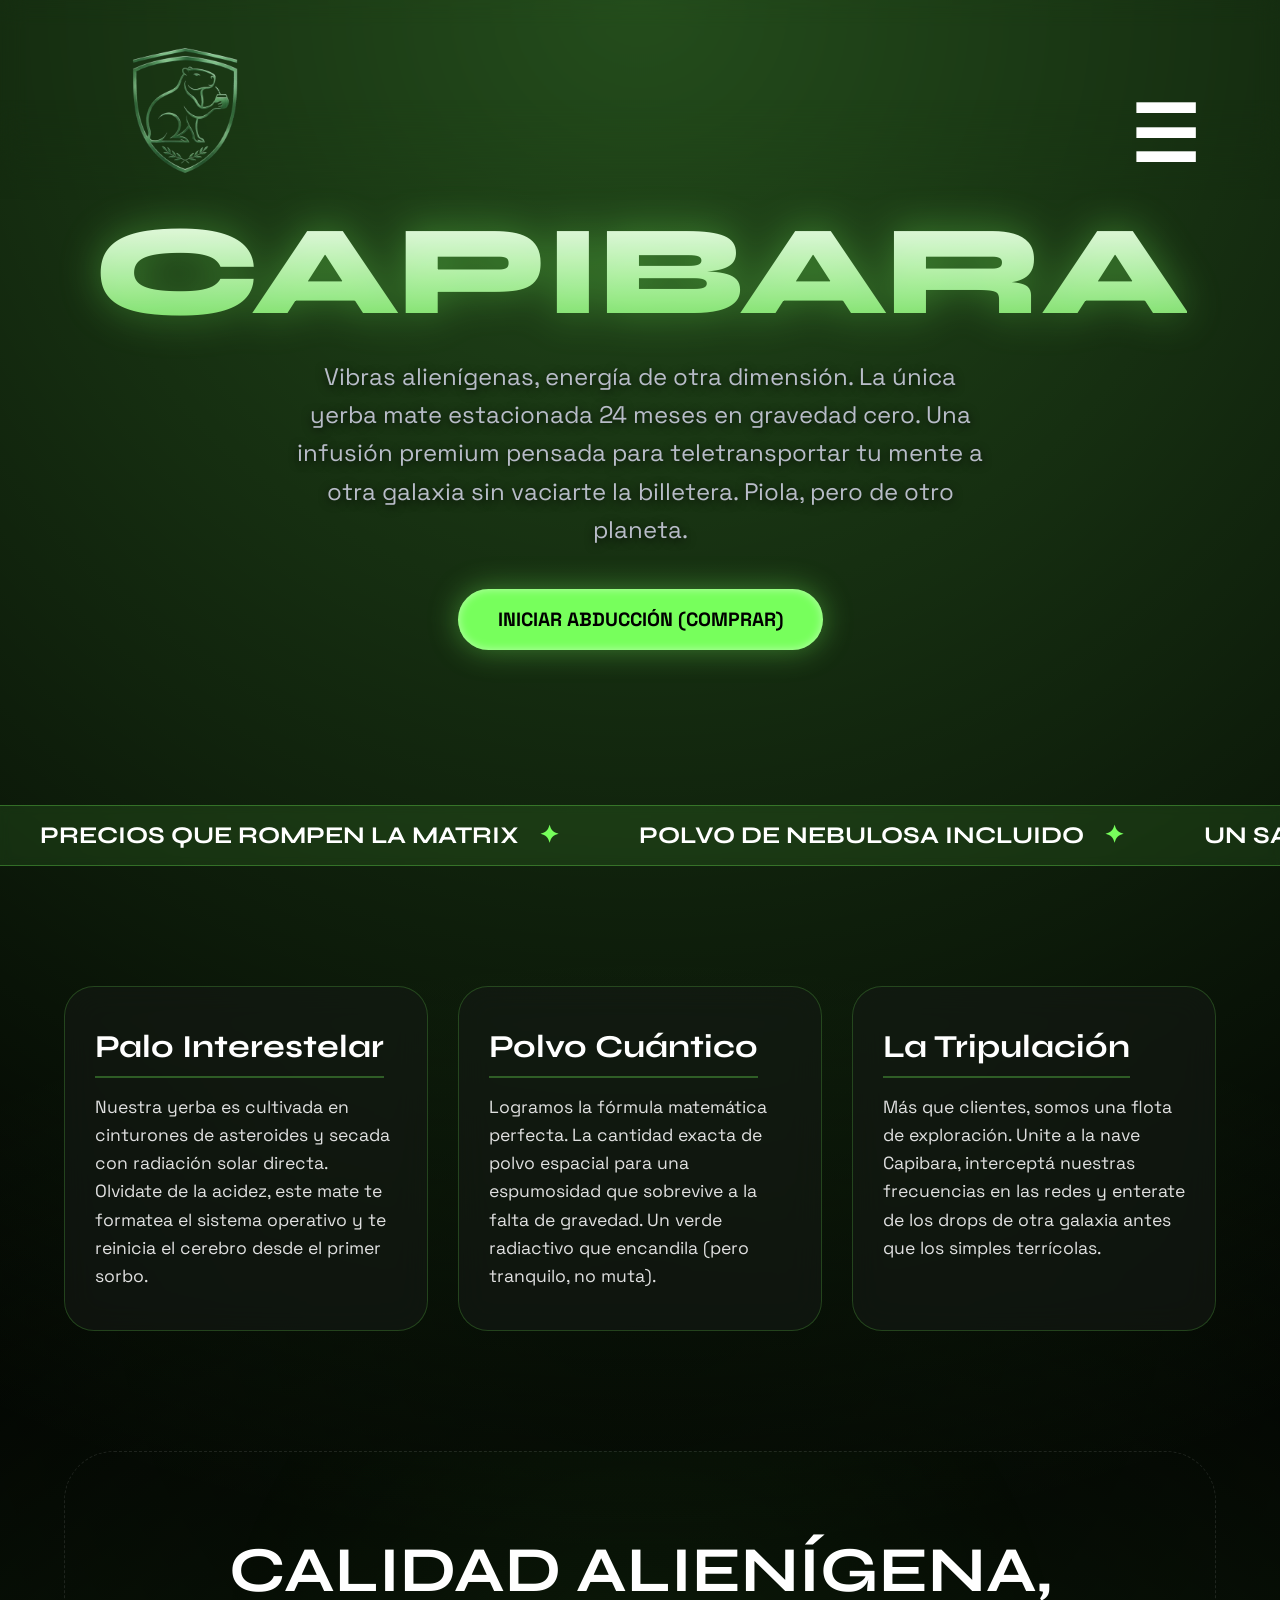
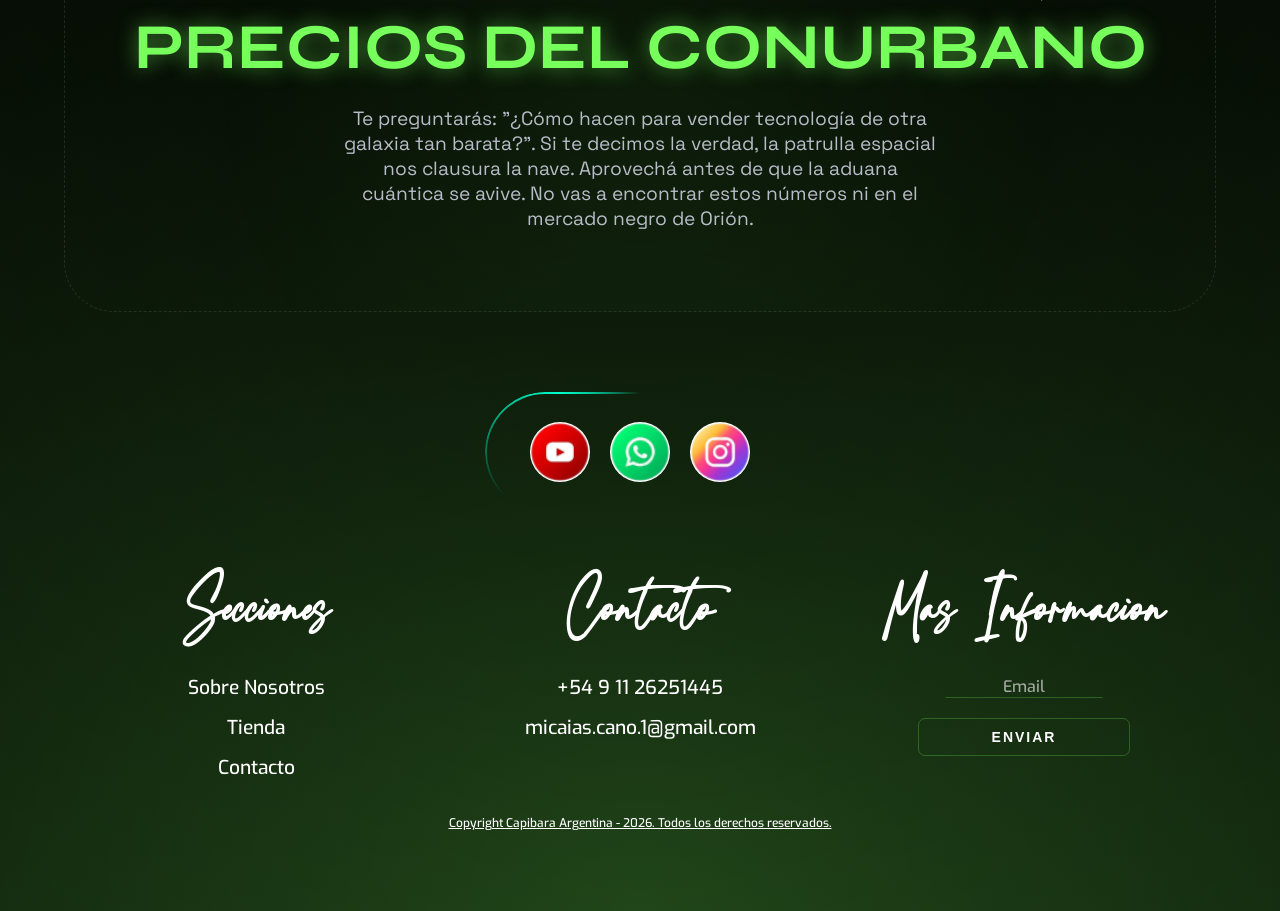
<file: index.html>
<!DOCTYPE html>
<html lang="en">
<head>
    <meta charset="UTF-8">
    <meta name="viewport" content="width=device-width, initial-scale=1.0">
    <meta name="theme-color" content="#003895">
    <meta http-equiv="cache-control" content="no-cache">
    <meta name="robots" content="index, follow">
    <meta name="description" content="Capibara"> 
    <meta name="keywords" content="Capibara"> 
    <meta name="author" conftent="Micaias">
    <meta name="generator" content="Micaias">
    <meta name="copyright" content="Copyright 2026 - Capibara">
    <title>capibara</title>
    <link rel="stylesheet" href="style.css">
</head>
<body>
    <div class="conteiner">
        <header class="header">
            <img src="./assets/LogoCapibaraSF.png" alt="LogoCapibaraSF">
            <div style="display: flex;width: 100%;max-width: 620px;margin: auto;position: relative;"></div>
            <input type="checkbox" id="menu-toggle" class="menu-toggle">
            <label for="menu-toggle" class="hamburger">☰</label>
        </header>
        <nav class="menu">
            <a href="./Sobre Nosotros.html">Sobre Nosotros</a>
            <a href="./tienda.html">Tienda</a>
            <a href="./Contacto.html">Contacto</a>
            <a>
            <input type="checkbox" id="menu-toggle" class="menu-toggle">
            <label for="menu-toggle" class="hamburger">☰</label>
            </a>
        </nav>


        <div class="scroll-fade-overlay"></div>
<main>
<!-- HERO SECTION -->
    <section class="hero-capibara">
        <h1>CAPIBARA</h1>
        <p>Vibras alienígenas, energía de otra dimensión. La única yerba mate estacionada 24 meses en gravedad cero. Una infusión premium pensada para teletransportar tu mente a otra galaxia sin vaciarte la billetera. Piola, pero de otro planeta.</p>
        <a href="./tienda.html" class="btn-cta-yerba">Iniciar Abducción (Comprar)</a>
    </section>

    <!-- MARQUESINA INFINITA -->
    <div class="marquee-container">
        <div class="marquee-content">
            <!-- Duplicamos el contenido para el efecto infinito -->
            <span>PRECIOS QUE ROMPEN LA MATRIX</span>
            <span>POLVO DE NEBULOSA INCLUIDO</span>
            <span>UN SABOR QUE DESAFÍA LA GRAVEDAD</span>
            <span>COSECHA INTERGALÁCTICA</span>
            <span>PRECIOS QUE ROMPEN LA MATRIX</span>
            <span>POLVO DE NEBULOSA INCLUIDO</span>
            <span>UN SABOR QUE DESAFÍA LA GRAVEDAD</span>
            <span>COSECHA INTERGALÁCTICA</span>
        </div>
    </div>

    <!-- CARACTERÍSTICAS FLASHEADAS -->
    <section class="yerba-features">
        <div class="card-mistica">
            <h3>Palo Interestelar</h3>
            <p>Nuestra yerba es cultivada en cinturones de asteroides y secada con radiación solar directa. Olvidate de la acidez, este mate te formatea el sistema operativo y te reinicia el cerebro desde el primer sorbo.</p>
        </div>
        <div class="card-mistica">
            <h3>Polvo Cuántico</h3>
            <p>Logramos la fórmula matemática perfecta. La cantidad exacta de polvo espacial para una espumosidad que sobrevive a la falta de gravedad. Un verde radiactivo que encandila (pero tranquilo, no muta).</p>
        </div>
        <div class="card-mistica">
            <h3>La Tripulación</h3>
            <p>Más que clientes, somos una flota de exploración. Unite a la nave Capibara, interceptá nuestras frecuencias en las redes y enterate de los drops de otra galaxia antes que los simples terrícolas.</p>
        </div>
    </section>

    <!-- SECCIÓN DE PRECIOS -->
    <section class="price-matrix">
        <h2>CALIDAD ALIENÍGENA, <br><span class="highlight">PRECIOS DEL CONURBANO</span></h2>
        <p style="max-width: 600px; margin: 0 auto; font-family: 'Space Grotesk'; font-size: 1.2rem; color: #b8bcc8;">
            Te preguntarás: "¿Cómo hacen para vender tecnología de otra galaxia tan barata?". Si te decimos la verdad, la patrulla espacial nos clausura la nave. Aprovechá antes de que la aduana cuántica se avive. No vas a encontrar estos números ni en el mercado negro de Orión.
        </p>
    </section>
</main>        <footer>
            <div class="redes">
                <a href="#"><img src="./assets/yt.png" alt="yt"></a>
                <a href="#"><img src="./assets/wtsap.png" alt="wtsp"></a>
                <a href="#"><img src="./assets/ig.png" alt="ig"></a>
            </div>
        <section class="SCN">
            <div class="secciones">
                <h3>Secciones</h3>
                <a href="./Sobre Nosotros.html">Sobre Nosotros</a>
                <a href="./tienda.html">Tienda</a>
                <a href="./Contacto.html">Contacto</a>
            </div>
            <div class="contacto">
                <h3>Contacto</h3>
                <a href="#">+54 9 11 26251445</a>
                <a href="#">micaias.cano.1@gmail.com</a>
            </div>
            <div class="newsletter">
                <h3>Mas Informacion</h3>
                <form id="newsletter-form" class="form">
                    <div class="inputbox"> 
                        <input type="text" placeholder="Email">
                        <span></span>
                    </div>
                    <button type="submit">Enviar</button>
                </form>
            </div>
            
        </section>
        <div class="mediosDePago" style="display: none;" ></div>
        <div class="copyright"><a href="#">Copyright Capibara Argentina - 2026. Todos los derechos reservados.</a></div>
    </footer>
    <article id="wrap">
        <article id="lightings">
            <section id="one">
                <section id="two">
                        <section id="three">
                        <section id="four">
                            <section id="five">
                            <!-- El centro del resplandor -->
                            </section>
                        </section>
                    </section>
                </section>
                </section>
            </article>
        </article>
        <script src="script.js"></script>
    <style>
    /* =========================================================
       ESTILOS EXCLUSIVOS DEL INDEX (FLASHEADOS Y ELEGANTES)
       ========================================================= */
       @font-face {
  font-family: 'Syne';
  src: url('./assets/Syne-Bold.ttf') format('truetype');
  font-weight: 700;
  font-style: normal;
  font-display: swap;
}

@font-face {
  font-family: 'Syne';
  src: url('./assets/Syne-ExtraBold.ttf') format('truetype');
  font-weight: 800;
  font-style: normal;
  font-display: swap;
}

@font-face {
  font-family: 'Space Grotesk';
  src: url('./assets/SpaceGrotesk-Regular.ttf') format('truetype');
  font-weight: 400;
  font-style: normal;
  font-display: swap;
}

@font-face {
  font-family: 'Space Grotesk';
  src: url('./assets/SpaceGrotesk-Bold.ttf') format('truetype');
  font-weight: 700;
  font-style: normal;
  font-display: swap;
}
    .hero-capibara {
        display: flex;
        flex-direction: column;
        align-items: center;
        justify-content: center;
        text-align: center;
        min-height: 85vh;
        padding: 0 20px;
        position: relative;
        z-index: 5;
    }

    .hero-capibara h1 {
        /* Usando Syne para el título principal */
        font-family: 'Syne', sans-serif;
        font-size: clamp(4rem, 10vw, 8rem);
        font-weight: 800;
        margin-bottom: 10px;
        background: linear-gradient(180deg, #FFFFFF 0%, rgba(119, 255, 92, 0.8) 100%);
        -webkit-background-clip: text;
        -webkit-text-fill-color: transparent;
        filter: drop-shadow(0px 0px 20px rgba(119, 255, 92, 0.4));
        letter-spacing: -2px;
        animation: floatTitle 4s ease-in-out infinite;
    }

    .hero-capibara p {
        font-family: 'Space Grotesk', sans-serif;
        font-size: clamp(1.2rem, 2vw, 1.5rem);
        max-width: 700px;
        color: var(--muted, #b8bcc8);
        margin-bottom: 40px;
        line-height: 1.6;
        text-shadow: 0 2px 10px rgba(0,0,0,0.8);
    }

    .btn-cta-yerba {
        padding: 18px 40px;
        font-family: 'Space Grotesk', sans-serif;
        font-size: 1.2rem;
        font-weight: 700;
        text-transform: uppercase;
        color: #000;
        background: #77FF5C;
        border-radius: 50px;
        text-decoration: none;
        box-shadow: 0 0 30px rgba(119, 255, 92, 0.4), inset 0 0 10px rgba(255,255,255,0.5);
        transition: all 0.3s cubic-bezier(0.175, 0.885, 0.32, 1.275);
    }

    .btn-cta-yerba:hover {
        transform: scale(1.05) translateY(-5px);
        box-shadow: 0 15px 40px rgba(119, 255, 92, 0.6), inset 0 0 15px rgba(255,255,255,0.8);
        letter-spacing: 2px;
    }

    /* Marquesina Infinita */
    .marquee-container {
        width: 100vw;
        overflow: hidden;
        background: rgba(119, 255, 92, 0.1);
        border-top: 1px solid rgba(119, 255, 92, 0.3);
        border-bottom: 1px solid rgba(119, 255, 92, 0.3);
        padding: 15px 0;
        position: relative;
        left: 50%;
        transform: translateX(-50%);
        backdrop-filter: blur(5px);
        margin-bottom: 80px;
    }

    .marquee-content {
        display: flex;
        width: max-content;
        animation: scrollMarquee 20s linear infinite;
        font-family: 'Syne', sans-serif;
        font-size: 1.5rem;
        color: white;
        font-weight: 700;
        text-transform: uppercase;
    }

    .marquee-content span {
        margin: 0 40px;
        display: flex;
        align-items: center;
        gap: 20px;
    }
    
    .marquee-content span::after {
        content: "✦";
        color: #77FF5C;
    }

    /* Sección de Características */
    .yerba-features {
        display: grid;
        grid-template-columns: repeat(auto-fit, minmax(300px, 1fr));
        gap: 30px;
        padding: 40px 0;
        max-width: 1200px;
        margin: 0 auto 80px auto;
        position: relative;
        z-index: 5;
    }

    .card-mistica {
        background: rgba(20, 25, 20, 0.6);
        border: 1px solid rgba(119, 255, 92, 0.2);
        border-radius: 30px;
        padding: 40px 30px;
        backdrop-filter: blur(16px);
        -webkit-backdrop-filter: blur(16px);
        transition: all 0.4s ease;
        position: relative;
        overflow: hidden;
    }

    .card-mistica::before {
        content: '';
        position: absolute;
        top: -50%;
        left: -50%;
        width: 200%;
        height: 200%;
        background: radial-gradient(circle, rgba(119, 255, 92, 0.1) 0%, transparent 60%);
        opacity: 0;
        transition: opacity 0.5s ease;
        pointer-events: none;
    }

    .card-mistica:hover {
        transform: translateY(-10px);
        border-color: rgba(119, 255, 92, 0.6);
        box-shadow: 0 20px 50px rgba(0, 0, 0, 0.5), 0 0 30px rgba(119, 255, 92, 0.15);
    }

    .card-mistica:hover::before {
        opacity: 1;
        animation: rotateGlow 10s linear infinite;
    }

    .card-mistica h3 {
        font-family: 'Syne', sans-serif;
        font-size: 2rem;
        color: #fff;
        margin-bottom: 15px;
        border-bottom: 2px solid rgba(119, 255, 92, 0.3);
        padding-bottom: 10px;
        display: inline-block;
    }

    .card-mistica p {
        font-family: 'Space Grotesk', sans-serif;
        color: #e0e0e0;
        font-size: 1.1rem;
        line-height: 1.6;
    }

    /* Sección de Precios Rotos */
    .price-matrix {
        text-align: center;
        padding: 80px 20px;
        background: radial-gradient(circle at center, rgba(119, 255, 92, 0.05) 0%, transparent 70%);
        border-radius: 50px;
        margin-bottom: 80px;
        border: 1px dashed rgba(255,255,255,0.1);
    }

    .price-matrix h2 {
        font-family: 'Syne', sans-serif;
        font-size: clamp(2.5rem, 5vw, 4rem);
        color: white;
        margin-bottom: 20px;
    }

    .price-matrix .highlight {
        color: #77FF5C;
        text-shadow: 0 0 20px rgba(119, 255, 92, 0.5);
    }

    /* Animaciones */
    @keyframes floatTitle {
        0%, 100% { transform: translateY(0); }
        50% { transform: translateY(-10px); }
    }

    @keyframes scrollMarquee {
        0% { transform: translateX(0); }
        100% { transform: translateX(-50%); }
    }

    @keyframes rotateGlow {
        0% { transform: rotate(0deg); }
        100% { transform: rotate(360deg); }
    }
    @media (max-width: 557.8px) {
    
    /* 1. HERO SECTION */
    .hero-capibara {
        min-height: 70vh; /* Ocupa un poco menos de alto para que se vea que hay más contenido abajo */
        padding: 40px 15px 0px;
    }

    .hero-capibara h1 {
        /* Ajustamos el clamp para que entre bien en pantallas finitas sin desbordar */
        font-size: clamp(1.5rem, 15vw, 2.3rem);
        line-height: 1;
        margin-bottom: 15px;
    }

    .hero-capibara p {
        font-size: 1rem;
        margin-bottom: 30px;
        text-shadow: 0 2px 5px rgba(0,0,0,0.9); /* Sombra más fuerte para mejor lectura en móvil */
    }

    .btn-cta-yerba {
        padding: 15px 25px;
        font-size: 0.95rem;
        width: 90%; /* En móvil queda mejor un botón ancho que ocupe casi toda la pantalla */
        text-align: center;
    }

    /* 2. MARQUESINA (Buscamos que no se vea gigante) */
    .marquee-container {
        margin-bottom: 50px; /* Menos margen en celular */
        padding: 10px 0;
    }

    .marquee-content {
        font-size: 1.1rem;
    }

    .marquee-content span {
        margin: 0 20px; /* Menos espacio entre frases para que se lean más rápido */
        gap: 15px;
    }

    /* 3. CARACTERÍSTICAS (Las tarjetas místicas) */
    .yerba-features {
        /* Forzamos 1 sola columna en vez del grid automático */
        grid-template-columns: 1fr;
        gap: 20px;
        padding: 0 15px;
        margin-bottom: 50px;
    }

    .card-mistica {
        padding: 25px 20px;
        border-radius: 20px;
    }

    .card-mistica h3 {
        font-size: 1.5rem;
    }

    .card-mistica p {
        font-size: 0.95rem;
    }

    /* 4. SECCIÓN DE PRECIOS */
    .price-matrix {
        padding: 40px 15px;
        margin: 0 15px 50px 15px;
        border-radius: 25px;
    }

    .price-matrix h2 {
        font-size: clamp(1.8rem, 8vw, 2.2rem);
        line-height: 1.1;
    }

    .price-matrix p {
        font-size: 0.95rem;
        line-height: 1.5;
    }

    /* 5. ESTADO VACÍO (Buscador) */
    #emptyState {
        font-size: 1.1rem !important;
        padding: 0 15px;
        margin-top: 40px;
    }
}
</style>

</body>
</html>
</file>
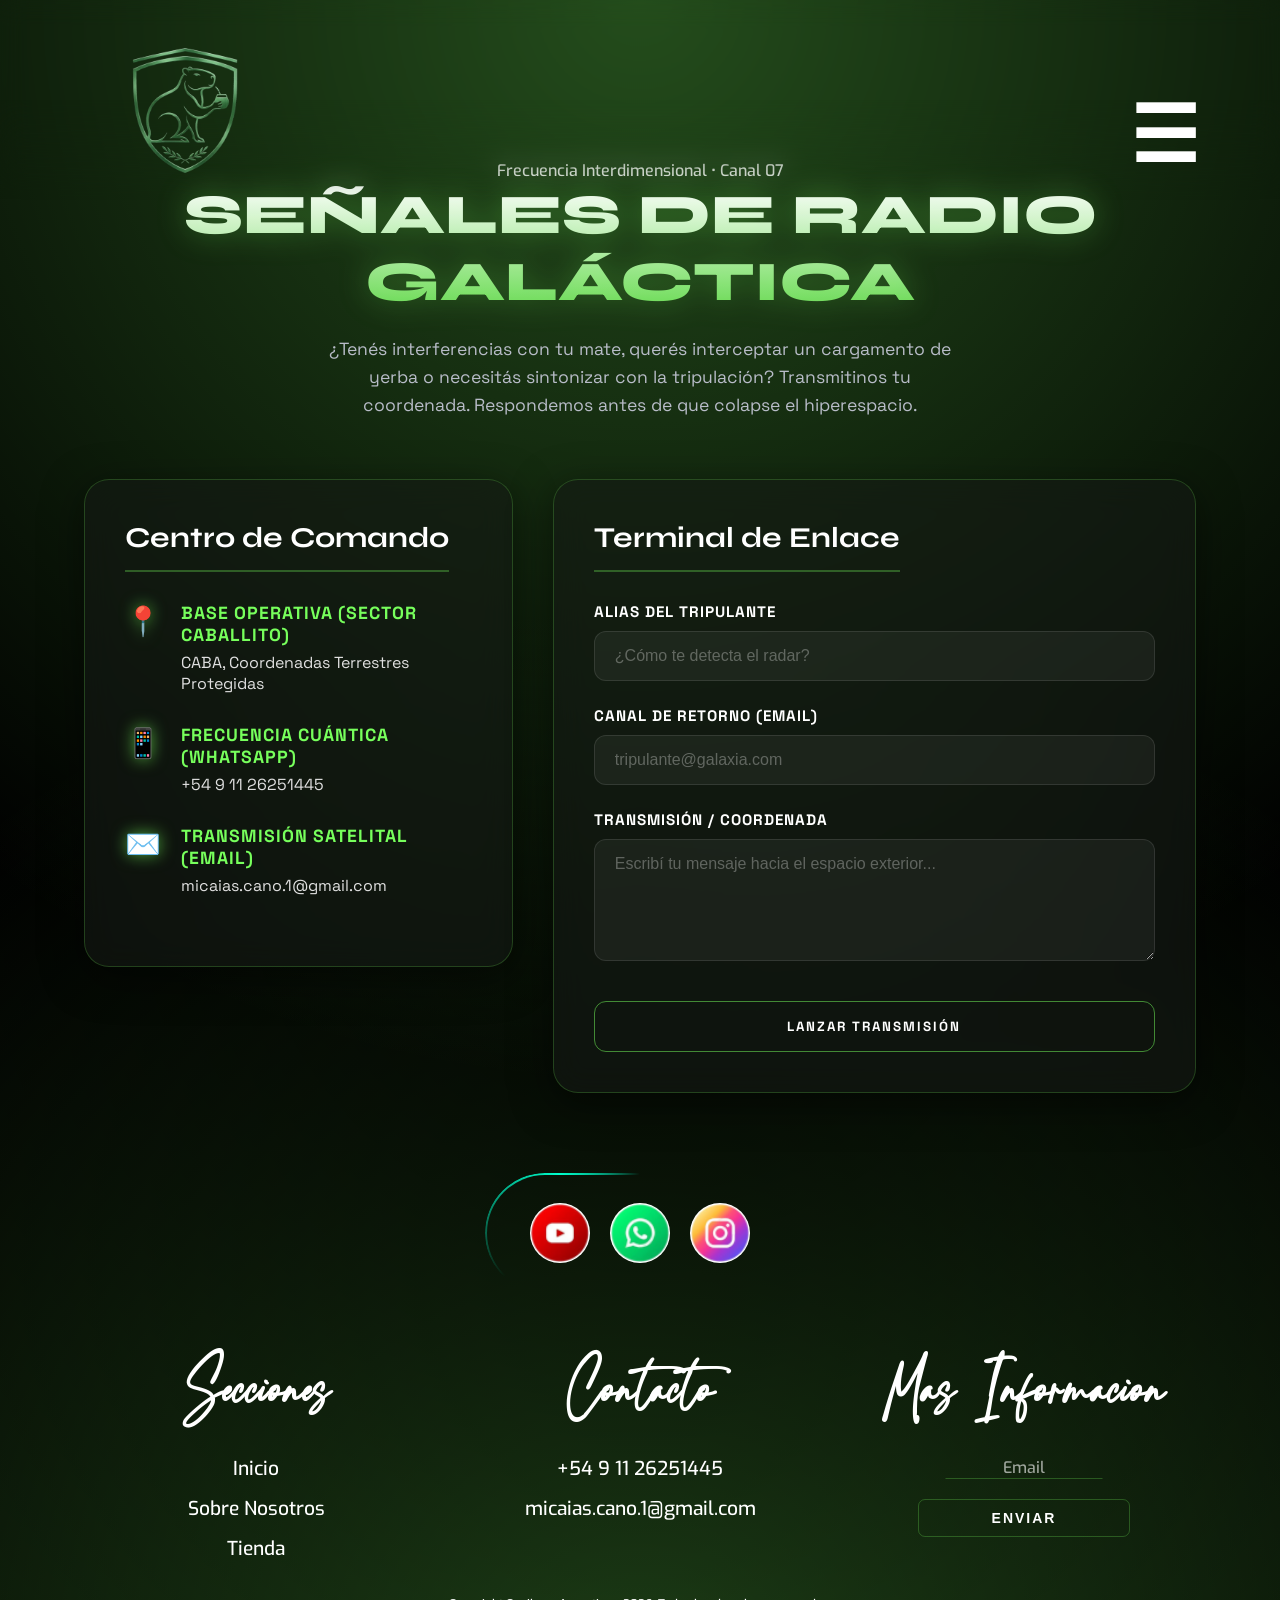
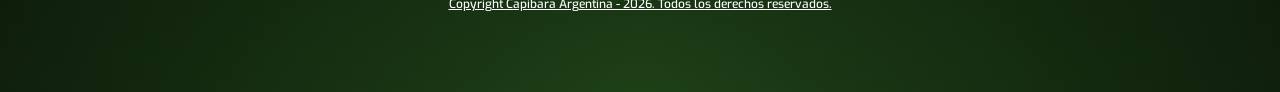
<file: Contacto.html>
<!DOCTYPE html>
<html lang="en">
<head>
    <meta charset="UTF-8">
    <meta name="viewport" content="width=device-width, initial-scale=1.0">
    <meta name="theme-color" content="#003895">
    <meta http-equiv="cache-control" content="no-cache">
    <meta name="robots" content="index, follow">
    <meta name="description" content="Capibara"> 
    <meta name="keywords" content="Capibara"> 
    <meta name="author" content="Micaias">
    <meta name="generator" content="Micaias">
    <meta name="copyright" content="Copyright 2026 - Capibara">
    <title>capibara</title>
    <link rel="stylesheet" href="style.css">
</head>
<body>
    <div class="conteiner">
        <header class="header">
            <img src="./assets/LogoCapibaraSF.png" alt="LogoCapibaraSF">
            <div style="display: flex;width: 100%;max-width: 620px;margin: auto;position: relative;"></div>
            <input type="checkbox" id="menu-toggle" class="menu-toggle">
            <label for="menu-toggle" class="hamburger">☰</label>
        </header>
        <nav class="menu">
            <a href="./index.html">Inicio</a>
            <a href="./Sobre Nosotros.html">Sobre Nosotros</a>
            <a href="./tienda.html">Tienda</a>
            <a>
            <input type="checkbox" id="menu-toggle" class="menu-toggle">
            <label for="menu-toggle" class="hamburger">☰</label>
            </a>
        </nav>


        <div class="scroll-fade-overlay"></div>
<main class="contacto-main">
            <section class="contacto-hero">
                <span class="about-badge">Frecuencia Interdimensional • Canal 07</span>
                <h1>SEÑALES DE RADIO GALÁCTICA</h1>
                <p>¿Tenés interferencias con tu mate, querés interceptar un cargamento de yerba o necesitás sintonizar con la tripulación? Transmitinos tu coordenada. Respondemos antes de que colapse el hiperespacio.</p>
            </section>

            <div class="contacto-container">
                <div class="contacto-info-card card-mistica">
                    <h2>Centro de Comando</h2>
                    <div class="info-item">
                        <span class="icon">📍</span>
                        <div>
                            <h3>Base Operativa (Sector Caballito)</h3>
                            <p>CABA, Coordenadas Terrestres Protegidas</p>
                        </div>
                    </div>
                    <div class="info-item">
                        <span class="icon">📱</span>
                        <div>
                            <h3>Frecuencia Cuántica (WhatsApp)</h3>
                            <p>+54 9 11 26251445</p>
                        </div>
                    </div>
                    <div class="info-item">
                        <span class="icon">✉️</span>
                        <div>
                            <h3>Transmisión Satelital (Email)</h3>
                            <p>micaias.cano.1@gmail.com</p>
                        </div>
                    </div>
                </div>

                <div class="contacto-form-card card-mistica">
                    <h2>Terminal de Enlace</h2>
                    <!-- Tip: Acá podés poner la URL de tu Webhook para automatizar el ingreso de datos -->
                    <form class="main-form" action="" method="POST">
                        <div class="form-group">
                            <label for="nombre">Alias del Tripulante</label>
                            <input type="text" id="nombre" placeholder="¿Cómo te detecta el radar?" required>
                        </div>
                        <div class="form-group">
                            <label for="email">Canal de Retorno (Email)</label>
                            <input type="email" id="email" placeholder="tripulante@galaxia.com" required>
                        </div>
                        <div class="form-group">
                            <label for="mensaje">Transmisión / Coordenada</label>
                            <textarea id="mensaje" rows="5" placeholder="Escribí tu mensaje hacia el espacio exterior..." required></textarea>
                        </div>
                        <button type="submit" class="btn-enviar">Lanzar Transmisión</button>
                    </form>
                </div>
            </div>
        </main>

        <footer>
            <div class="redes">
                <a href="#"><img src="./assets/yt.png" alt="yt"></a>
                <a href="#"><img src="./assets/wtsap.png" alt="wtsp"></a>
                <a href="#"><img src="./assets/ig.png" alt="ig"></a>
            </div>
        <section class="SCN">
            <div class="secciones">
                <h3>Secciones</h3>
                <a href="./index.html">Inicio</a>
                <a href="./Sobre Nosotros.html">Sobre Nosotros</a>
                <a href="./tienda.html">Tienda</a>
            </div>
            <div class="contacto">
                <h3>Contacto</h3>
                <a href="#">+54 9 11 26251445</a>
                <a href="#">micaias.cano.1@gmail.com</a>
            </div>
            <div class="newsletter">
                <h3>Mas Informacion</h3>
                <form id="newsletter-form" class="form">
                    <div class="inputbox"> 
                        <input type="text" placeholder="Email">
                        <span></span>
                    </div>
                    <button type="submit">Enviar</button>
                </form>
            </div>

        </section>
        <div class="mediosDePago" style="display: none;" ></div>
        <div class="copyright"><a href="#">Copyright Capibara Argentina - 2026. Todos los derechos reservados.</a></div>
    </footer>
    <article id="wrap">
        <article id="lightings">
            <section id="one">
                <section id="two">
                    <section id="three">
                        <section id="four">
                            <section id="five">
                            <!-- El centro del resplandor -->
                            </section>
                        </section>
                    </section>
                </section>
            </section>
        </article>
    </article>
    <script src="script.js"></script>
    <style>/* =========================================
   ESTILOS PARA EL MAIN DE CONTACTO
   ========================================= */
   @font-face {
  font-family: 'Syne';
  src: url('./assets/Syne-Bold.ttf') format('truetype');
  font-weight: 700;
  font-style: normal;
  font-display: swap;
}

@font-face {
  font-family: 'Syne';
  src: url('./assets/Syne-ExtraBold.ttf') format('truetype');
  font-weight: 800;
  font-style: normal;
  font-display: swap;
}

@font-face {
  font-family: 'Space Grotesk';
  src: url('./assets/SpaceGrotesk-Regular.ttf') format('truetype');
  font-weight: 400;
  font-style: normal;
  font-display: swap;
}

@font-face {
  font-family: 'Space Grotesk';
  src: url('./assets/SpaceGrotesk-Bold.ttf') format('truetype');
  font-weight: 700;
  font-style: normal;
  font-display: swap;
}
.contacto-main {
    max-width: 1200px;
    margin: 0 auto;
    padding: 120px 20px 80px 20px;
    position: relative;
    z-index: 5;
}

.contacto-hero {
    text-align: center;
    margin-bottom: 60px;
    animation: fadeUp 1s ease;
}

.contacto-hero h1 {
    font-family: 'Syne', sans-serif;
    font-size: clamp(2.5rem, 6vw, 3.5rem);
    background: linear-gradient(180deg, #FFFFFF 0%, rgba(119, 255, 92, 0.8) 100%);
    -webkit-background-clip: text;
    -webkit-text-fill-color: transparent;
    filter: drop-shadow(0px 0px 15px rgba(119, 255, 92, 0.3));
    margin-bottom: 20px;
    font-weight: 800;
}

.contacto-hero p {
    font-family: 'Space Grotesk', sans-serif;
    font-size: 1.1rem;
    color: var(--muted, #b8bcc8);
    max-width: 650px;
    margin: 0 auto;
    line-height: 1.6;
}

.contacto-container {
    display: grid;
    grid-template-columns: 1fr 1.5fr;
    gap: 40px;
    align-items: start;
}

/* Reutilizamos y adaptamos la clase mistica para los contenedores */
.contacto-info-card, 
.contacto-form-card {
    background: rgba(20, 25, 20, 0.6);
    padding: 40px;
    border-radius: 25px;
    box-shadow: 0 10px 40px rgba(0, 0, 0, 0.5);
    border: 1px solid rgba(119, 255, 92, 0.2);
    backdrop-filter: blur(16px);
    -webkit-backdrop-filter: blur(16px);
    position: relative;
    overflow: hidden;
    transition: transform 0.3s ease, border-color 0.3s ease;
}

.contacto-info-card:hover, 
.contacto-form-card:hover {
    border-color: rgba(119, 255, 92, 0.5);
    box-shadow: 0 15px 50px rgba(0, 0, 0, 0.6), 0 0 20px rgba(119, 255, 92, 0.1);
}

.contacto-info-card h2, 
.contacto-form-card h2 {
    font-family: 'Syne', sans-serif;
    font-size: 1.8rem;
    color: #fff;
    margin-bottom: 30px;
    border-bottom: 2px solid rgba(119, 255, 92, 0.3);
    padding-bottom: 15px;
    display: inline-block;
}

/* --- Información de Contacto --- */
.info-item {
    display: flex;
    align-items: flex-start;
    gap: 20px;
    margin-bottom: 30px;
    transition: transform 0.2s ease;
}

.info-item:hover {
    transform: translateX(10px);
}

.info-item .icon {
    font-size: 1.8rem;
    filter: drop-shadow(0 0 8px rgba(119, 255, 92, 0.6));
    animation: floatIcon 3s ease-in-out infinite alternate;
}

.info-item h3 {
    font-family: 'Space Grotesk', sans-serif;
    font-size: 1.1rem;
    color: #77FF5C;
    margin: 0 0 6px 0;
    text-transform: uppercase;
    letter-spacing: 1px;
}

.info-item p {
    font-family: 'Space Grotesk', sans-serif;
    font-size: 1rem;
    color: #e0e0e0;
    margin: 0;
}

/* --- Formulario --- */
.main-form .form-group {
    margin-bottom: 25px;
}

.main-form label {
    display: block;
    font-family: 'Space Grotesk', sans-serif;
    font-size: 0.95rem;
    font-weight: 700;
    color: #fff;
    margin-bottom: 10px;
    text-transform: uppercase;
    letter-spacing: 1px;
}

.main-form input, 
.main-form textarea {
    width: 100%;
    padding: 15px 20px;
    border: 1px solid rgba(255, 255, 255, 0.1);
    background-color: rgba(255, 255, 255, 0.05);
    color: #fff;
    border-radius: 12px;
    font-family: 'Inter', sans-serif;
    font-size: 1rem;
    outline: none;
    transition: all 0.3s ease;
    box-sizing: border-box;
}

.main-form input::placeholder, 
.main-form textarea::placeholder {
    color: rgba(255, 255, 255, 0.3);
}

.main-form input:focus, 
.main-form textarea:focus {
    border-color: rgba(119, 255, 92, 0.6);
    background-color: rgba(255, 255, 255, 0.08);
    box-shadow: 0 0 15px rgba(119, 255, 92, 0.2);
    transform: translateY(-2px);
}

/* --- Botón (El mismo estilo pulido) --- */
.btn-enviar {
    display: inline-block;
    position: relative;
    border: 1px solid rgba(119, 255, 92, 0.5);
    text-transform: uppercase;
    font-family: 'Space Grotesk', sans-serif;
    letter-spacing: 2px;
    color: #fff;
    overflow: hidden;
    box-shadow: 0 0 0 0 transparent;
    transition: all 0.3s ease-in-out;
    padding: 16px 30px;
    background-color: transparent;
    font-weight: 700;
    border-radius: 12px;
    width: 100%;
    text-align: center;
    cursor: pointer;
    margin-top: 10px;
}

.btn-enviar:hover {
    background: rgba(119, 255, 92, 0.2);
    box-shadow: 0 0 30px 5px rgba(119, 255, 92, 0.3);
    border-color: #77FF5C;
    transform: translateY(-3px);
}

.btn-enviar:hover::before {
    animation: sh02 0.5s 0s linear;
}

.btn-enviar::before {
    content: '';
    display: block;
    width: 0px;
    height: 86%;
    position: absolute;
    top: 7%;
    left: 0%;
    opacity: 0;
    background: #fff;
    box-shadow: 0 0 50px 30px #fff;
    transform: skewX(-20deg);
}

@keyframes floatIcon {
    from { transform: translateY(0); }
    to { transform: translateY(-5px); }
}

/* ==========================================================================
   ======================= MEDIA QUERY (MOBILE - 557.8px) ===================
   ========================================================================== */
@media (max-width: 557.8px) {
    .contacto-main {
        padding: 100px 15px 40px 15px;
    }

    .contacto-hero {
        margin-bottom: 40px;
    }

    .contacto-hero h1 {
        font-size: clamp(1.6rem, 8vw, 2rem);
        line-height: 1.1;
    }

    .contacto-hero p {
        font-size: 1rem;
        padding: 0 10px;
    }

    .contacto-container {
        grid-template-columns: 1fr;
        gap: 30px;
    }

    .contacto-info-card, 
    .contacto-form-card {
        padding: 25px 20px;
        border-radius: 20px;
    }

    .contacto-info-card h2, 
    .contacto-form-card h2 {
        font-size: 1.5rem;
        margin-bottom: 20px;
    }

    .info-item {
        gap: 15px;
        margin-bottom: 25px;
    }

    .info-item .icon {
        font-size: 1.5rem;
    }

    .info-item h3 {
        font-size: 1rem;
    }

    .info-item p {
        font-size: 0.9rem;
    }

    .main-form input, 
    .main-form textarea {
        padding: 12px 15px;
        font-size: 0.95rem;
    }

    .btn-enviar {
        padding: 14px 20px;
        font-size: 0.9rem;
    }
}
</style>
</file>
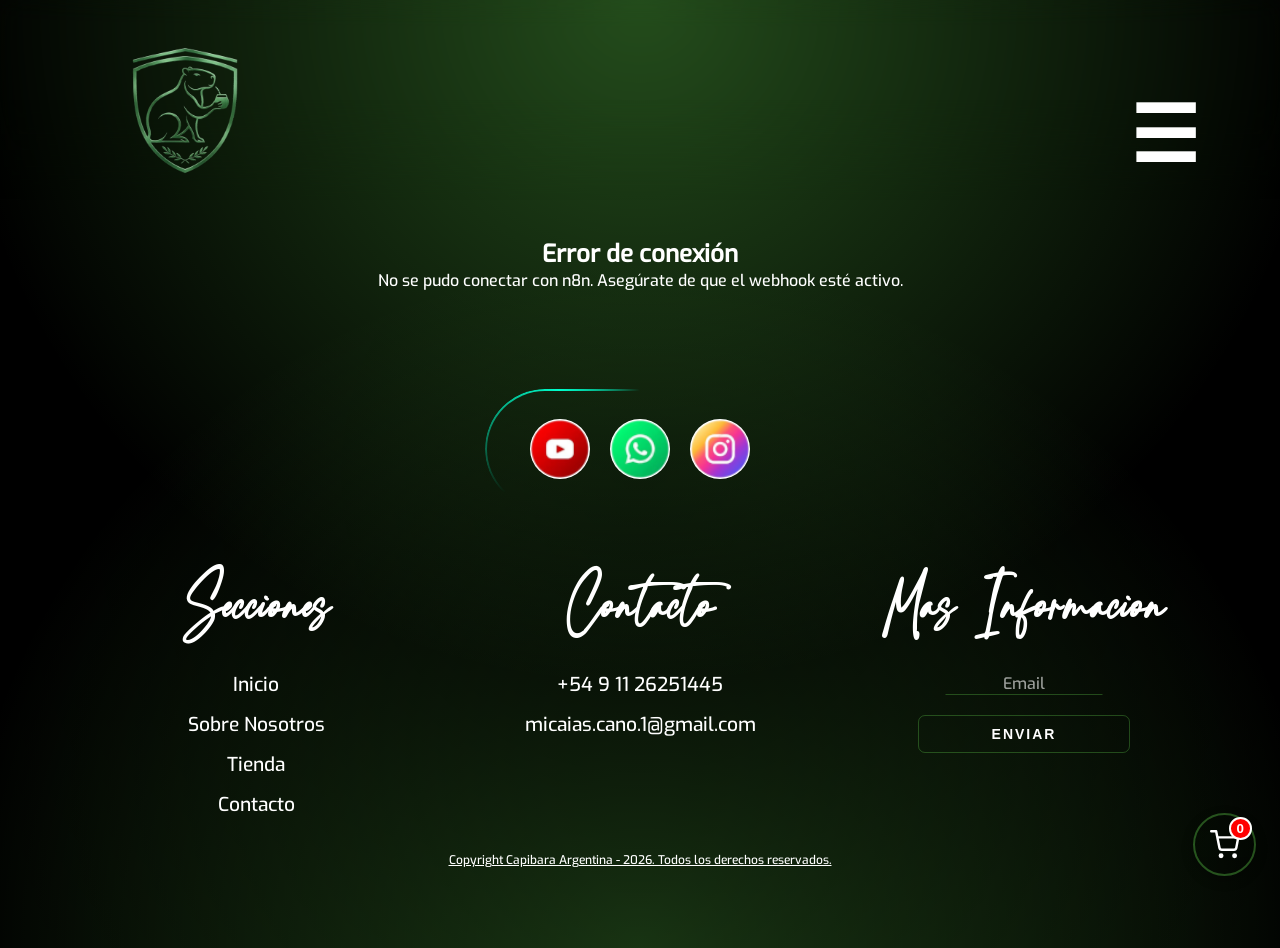
<file: producto.html>
<!DOCTYPE html>
<html lang="en">
<head>
    <meta charset="UTF-8">
    <meta name="viewport" content="width=device-width, initial-scale=1.0">
    <meta name="theme-color" content="#003895">
    <meta http-equiv="cache-control" content="no-cache">
    <meta name="robots" content="index, follow">
    <meta name="description" content="Capibara"> 
    <meta name="keywords" content="Capibara"> 
    <meta name="author" content="Micaias">
    <meta name="generator" content="Micaias">
    <meta name="copyright" content="Copyright 2026 - Capibara">
    <title>capibara</title>
    <link rel="icon" href="./assets/icon.svg" type="image/svg+xml" />
    <link rel="icon" href="./assets/LogoCapibaraSF.png" />
    <link rel="apple-touch-icon" href="./assets/apple-touch-icon.png" />

    <link rel="stylesheet" href="style.css">
    <link rel="stylesheet" href="./producto.css">
    <link rel="stylesheet" href="./carrito.css">
</head>
<body>
    <div class="conteiner">
        <header class="header">
            <img src="./assets/LogoCapibaraSF.png" alt="LogoCapibaraSF">
            <div style="display: flex;width: 100%;max-width: 620px;margin: auto;position: relative;"></div>
            <input type="checkbox" id="menu-toggle" class="menu-toggle">
            <label for="menu-toggle" class="hamburger">☰</label>
        </header>
        <nav class="menu">
            <a href="./index.html">Inicio</a>
            <a href="./Sobre Nosotros.html">Sobre Nosotros</a>
            <a href="./tienda.html">Tienda</a>
            <a href="./Contacto.html">Contacto</a>
            <a>
            <input type="checkbox" id="menu-toggle" class="menu-toggle">
            <label for="menu-toggle" class="hamburger">☰</label>
            </a>
        </nav>


        <div class="scroll-fade-overlay"></div>
        <main class="product-detail-container" id="productDetailContainer">

        </main>
        <footer>
            <div class="redes">
                <a href="#"><img src="./assets/yt.png" alt="yt"></a>
                <a href="#"><img src="./assets/wtsap.png" alt="wtsp"></a>
                <a href="#"><img src="./assets/ig.png" alt="ig"></a>
            </div>
        <section class="SCN">
            <div class="secciones">
                <h3>Secciones</h3>
                <a href="./index.html">Inicio</a>
                <a href="./Sobre Nosotros.html">Sobre Nosotros</a>
                <a href="./tienda.html">Tienda</a>
                <a href="./Contacto.html">Contacto</a>
            </div>
            <div class="contacto">
                <h3>Contacto</h3>
                <a href="#">+54 9 11 26251445</a>
                <a href="#">micaias.cano.1@gmail.com</a>
            </div>
            <div class="newsletter">
                <h3>Mas Informacion</h3>
                <form id="newsletter-form" class="form">
                    <div class="inputbox"> 
                        <input type="text" placeholder="Email">
                        <span></span>
                    </div>
                    <button type="submit">Enviar</button>
                </form>
            </div>
            
        </section>
        <div class="mediosDePago" style="display: none;" ></div>
        <div class="copyright"><a href="#">Copyright Capibara Argentina - 2026. Todos los derechos reservados.</a></div>
    </footer>
    <article id="wrap">
        <article id="lightings">
            <section id="one">
                <section id="two">
                    <section id="three">
                        <section id="four">
                            <section id="five">
                            <!-- El centro del resplandor -->
                            </section>
                        </section>
                    </section>
                </section>
            </section>
        </article>
    </article>
        <!-- Botón Flotante del Carrito -->
    <button id="openCartBtn" class="cart-floating-btn" aria-label="Ver Carrito">
        <svg xmlns="http://www.w3.org/2000/svg" viewBox="0 0 24 24" fill="none" stroke="currentColor" stroke-width="2" stroke-linecap="round" stroke-linejoin="round">
            <circle cx="9" cy="21" r="1"></circle>
            <circle cx="20" cy="21" r="1"></circle>
            <path d="M1 1h4l2.68 13.39a2 2 0 0 0 2 1.61h9.72a2 2 0 0 0 2-1.61L23 6H6"></path>
        </svg>
        <span class="cart-count" id="cartCount">0</span>
    </button>

    <!-- Overlay / Fondo oscuro -->
    <div id="cartOverlay" class="cart-overlay">
        <!-- Panel Lateral Desplegable del Carrito -->
        <aside id="cartDrawer" class="cart-drawer">
            <div class="cart-header">
                 <h2>Tus Artículos</h2>
                <button id="closeCartBtn" class="close-cart-btn" aria-label="Cerrar Carrito">&times;</button>
            </div>
            <div class="cart-body" id="cartItemsContainer">
                <p class="empty-cart-text">Tu carrito está vacío.</p>
            </div>
            <div class="cart-footer">
                <div class="cart-total">
                    <span>Total:</span>
                    <span id="cartTotalAmount">$0</span>
                </div>
                <button id="checkoutBtn" class="checkout-btn">Finalizar Compra</button>
            </div>
        </aside>
    </div>

    <script src="script.js"></script>
<script>
// --- LÓGICA DE LA PÁGINA DE DETALLE (producto.html) ---
const newsletterForm = document.getElementById('newsletter-form');
if (newsletterForm) {
    newsletterForm.addEventListener('submit', (e) => {
        e.preventDefault(); 
        alert('¡Gracias por suscribirte!');
        newsletterForm.reset();
    });
}

document.addEventListener('DOMContentLoaded', () => {
    const detailContainer = document.getElementById('productDetailContainer');
    if (!detailContainer) return;

    // 1. Obtenemos el nombre de la URL
    const params = new URLSearchParams(window.location.search);
    const productName = params.get('name');

    // 2. Hacemos el Fetch al WEBHOOK DE n8n (Igual que en script.js)
    fetch('http://localhost:5678/webhook/productos')
        .then(respuesta => {
            if (!respuesta.ok) throw new Error("Error en la API de n8n");
            return respuesta.json();
        })
        .then(data => {
            // 3. Extraemos los productos adaptándonos al formato de n8n
            let productos = [];
            if (data.lista && Array.isArray(data.lista)) {
                productos = data.lista;
            } else if (Array.isArray(data)) {
                productos = data.map(item => item.json || item);
            } else if (data.json && data.json.lista) {
                productos = data.json.lista;
            } else {
                productos = [data];
            }

            // 4. Buscamos el producto por NOMBRE exacto
            let productoEncontrado = null;
            if (productName) {
                const nombreBuscado = decodeURIComponent(productName).toLowerCase();
                productoEncontrado = productos.find(p => String(p.nombre).toLowerCase() === nombreBuscado);
            }

            // 5. Si se encuentra, creamos la tarjeta
            if (productoEncontrado) {
                detailContainer.innerHTML = ''; 
                const tarjetaDetalle = crearTarjetaProducto(productoEncontrado);
                detailContainer.appendChild(tarjetaDetalle);
            } else {
                detailContainer.innerHTML = `
                    <div class="error-product" style="text-align: center; padding: 3rem;">
                        <h2>Producto no encontrado</h2>
                        <p>Lo sentimos, no pudimos encontrar el producto que buscas.</p>
                        <a href="tienda.html" class="pCbutton" style="display:inline-block; margin-top:15px;">Volver a la tienda</a>
                    </div>
                `;
            }
        })
        .catch(error => {
            console.error("Error cargando el producto:", error);
            detailContainer.innerHTML = `
                <div style="text-align: center; padding: 3rem;">
                    <h2>Error de conexión</h2>
                    <p>No se pudo conectar con n8n. Asegúrate de que el webhook esté activo.</p>
                </div>
            `;
        });
});
</script> </div>
</body>
</html>
</file>
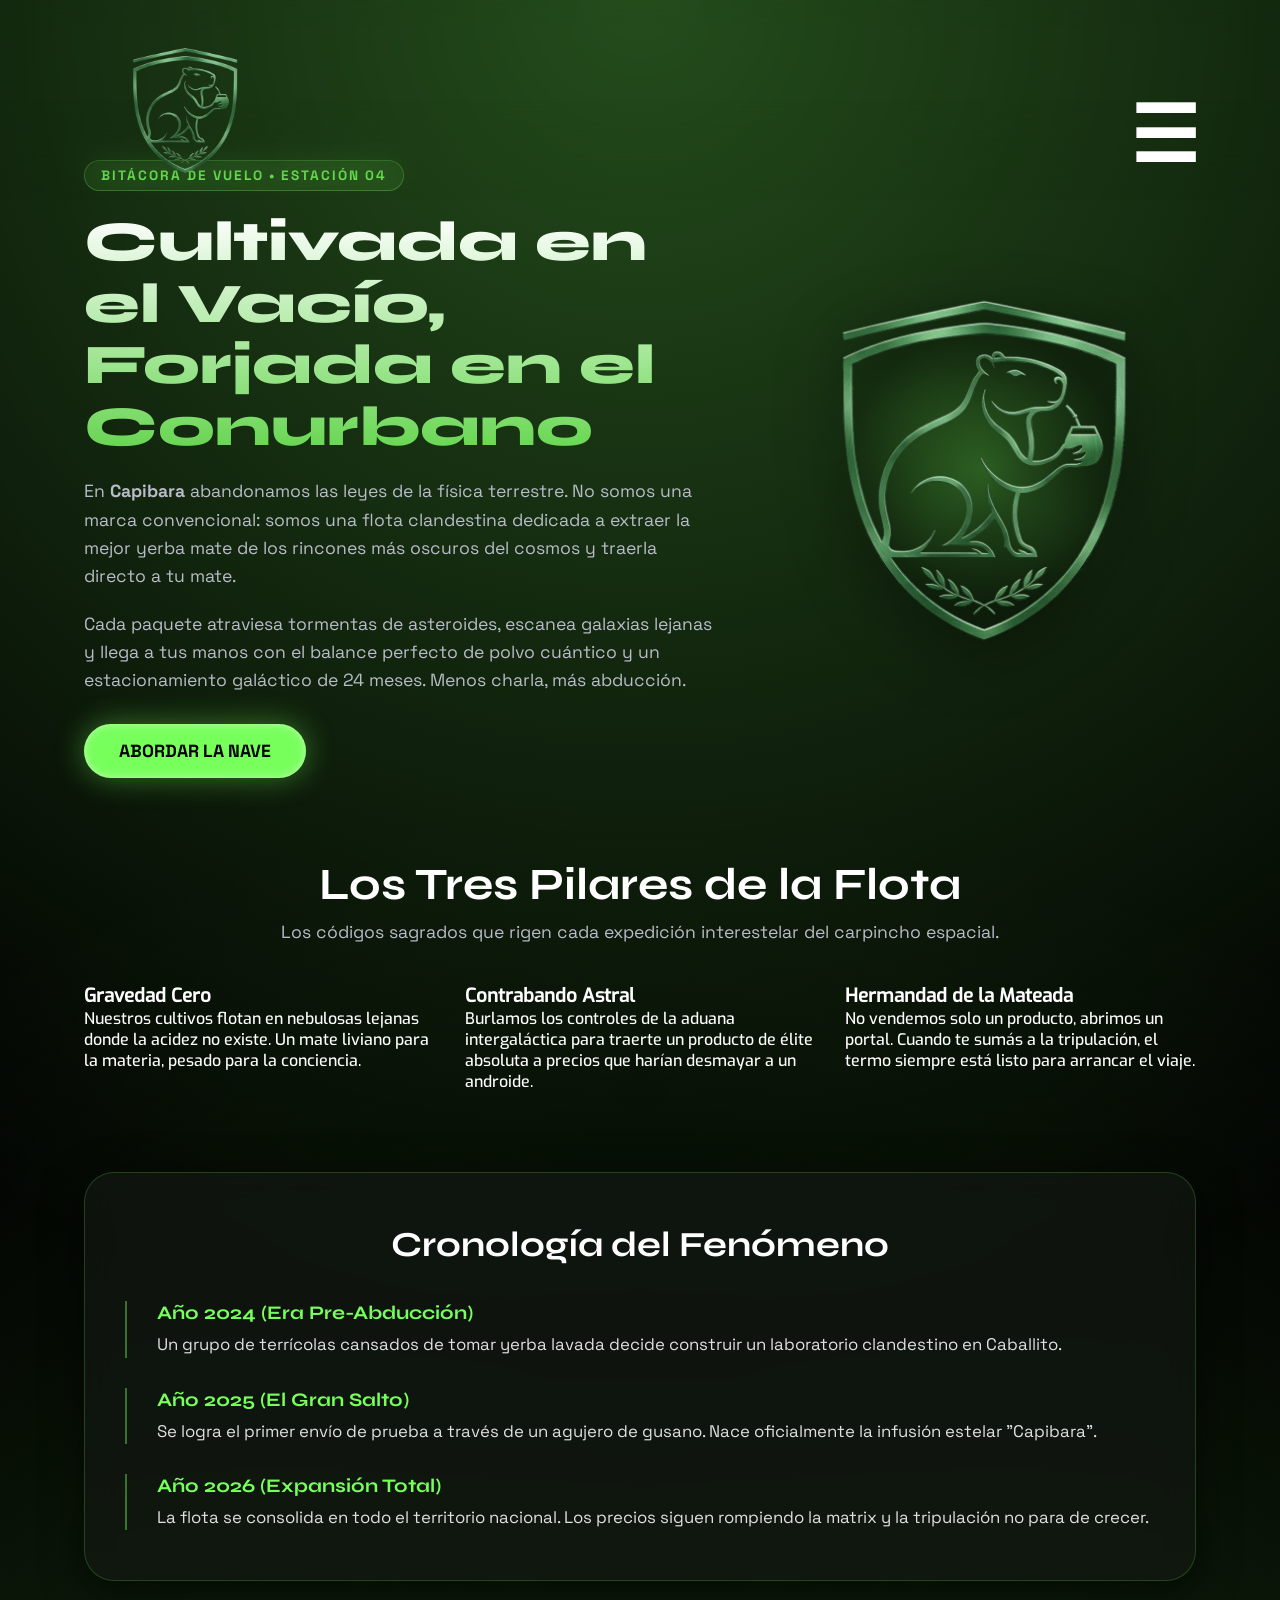
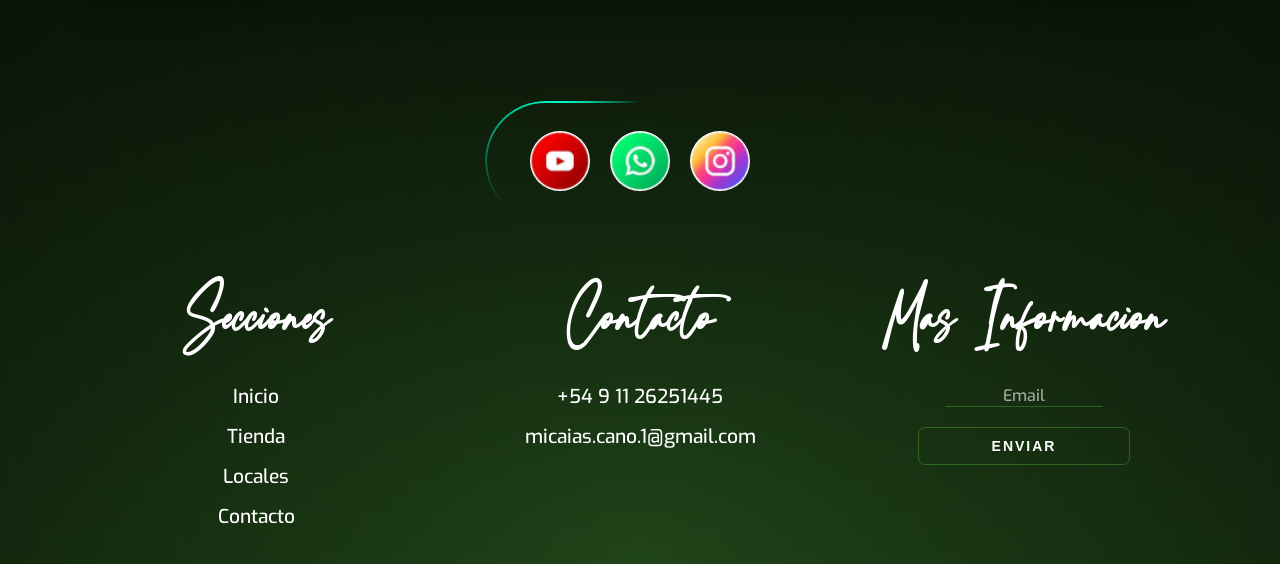
<file: Sobre Nosotros.html>
<!DOCTYPE html>
<html lang="en">
<head>
    <meta charset="UTF-8">
    <meta name="viewport" content="width=device-width, initial-scale=1.0">
    <meta name="theme-color" content="#003895">
    <meta http-equiv="cache-control" content="no-cache">
    <meta name="robots" content="index, follow">
    <meta name="description" content="Capibara"> 
    <meta name="keywords" content="Capibara"> 
    <meta name="author" content="Micaias">
    <meta name="generator" content="Micaias">
    <meta name="copyright" content="Copyright 2026 - Capibara">
    <title>capibara</title>
    <link rel="stylesheet" href="style.css">
</head>
<body>
    <div class="conteiner">
        <header class="header">
            <img src="./assets/LogoCapibaraSF.png" alt="LogoCapibaraSF">
            <div style="display: flex;width: 100%;max-width: 620px;margin: auto;position: relative;"></div>
            <input type="checkbox" id="menu-toggle" class="menu-toggle">
            <label for="menu-toggle" class="hamburger">☰</label>
        </header>
        <nav class="menu">
            <a href="./index.html">Inicio</a>
            <a href="./tienda.html">Tienda</a>
            <a href="./Contacto.html">Contacto</a>
            <a>
            <input type="checkbox" id="menu-toggle" class="menu-toggle">
            <label for="menu-toggle" class="hamburger">☰</label>
            </a>
        </nav>


        <div class="scroll-fade-overlay"></div>
<main class="about-main">
            <!-- HERO / INTRODUCCIÓN GALÁCTICA -->
            <section class="about-hero">
                <div class="about-container">
                    <div class="about-text">
                        <span class="about-badge">Bitácora de Vuelo • Estación 04</span>
                        <h2>Cultivada en el Vacío, Forjada en el Conurbano</h2>
                        <p>En <strong>Capibara</strong> abandonamos las leyes de la física terrestre. No somos una marca convencional: somos una flota clandestina dedicada a extraer la mejor yerba mate de los rincones más oscuros del cosmos y traerla directo a tu mate.</p>
                        <p>Cada paquete atraviesa tormentas de asteroides, escanea galaxias lejanas y llega a tus manos con el balance perfecto de polvo cuántico y un estacionamiento galáctico de 24 meses. Menos charla, más abducción.</p>
                        <a href="./tienda.html" class="about-btn">Abordar la Nave</a>
                    </div>
                    <div class="about-image">
                        <div class="glow-orb"></div>
                        <img src="./assets/LogoCapibaraSF.png" alt="Capibara Espacial Sobre Nosotros">
                    </div>
                </div>
            </section>

            <!-- SECCIÓN DE VALORES / LEYENDA ESPACIAL -->
            <section class="about-lore">
                <div class="lore-header">
                    <h3>Los Tres Pilares de la Flota</h3>
                    <p>Los códigos sagrados que rigen cada expedición interestelar del carpincho espacial.</p>
                </div>
                <div class="lore-grid">
                    <div class="card-mistica">
                        <h3>Gravedad Cero</h3>
                        <p>Nuestros cultivos flotan en nebulosas lejanas donde la acidez no existe. Un mate liviano para la materia, pesado para la conciencia.</p>
                    </div>
                    <div class="card-mistica">
                        <h3>Contrabando Astral</h3>
                        <p>Burlamos los controles de la aduana intergaláctica para traerte un producto de élite absoluta a precios que harían desmayar a un androide.</p>
                    </div>
                    <div class="card-mistica">
                        <h3>Hermandad de la Mateada</h3>
                        <p>No vendemos solo un producto, abrimos un portal. Cuando te sumás a la tripulación, el termo siempre está listo para arrancar el viaje.</p>
                    </div>
                </div>
            </section>

            <!-- SECCIÓN INTERACTIVA DE HISTORIA -->
            <section class="about-timeline">
                <div class="timeline-box">
                    <h3>Cronología del Fenómeno</h3>
                    <div class="timeline-item">
                        <span class="year">Año 2024 (Era Pre-Abducción)</span>
                        <p>Un grupo de terrícolas cansados de tomar yerba lavada decide construir un laboratorio clandestino en Caballito.</p>
                    </div>
                    <div class="timeline-item">
                        <span class="year">Año 2025 (El Gran Salto)</span>
                        <p>Se logra el primer envío de prueba a través de un agujero de gusano. Nace oficialmente la infusión estelar "Capibara".</p>
                    </div>
                    <div class="timeline-item">
                        <span class="year">Año 2026 (Expansión Total)</span>
                        <p>La flota se consolida en todo el territorio nacional. Los precios siguen rompiendo la matrix y la tripulación no para de crecer.</p>
                    </div>
                </div>
            </section>
        </main>        <footer>
            <div class="redes">
                <a href="#"><img src="./assets/yt.png" alt="yt"></a>
                <a href="#"><img src="./assets/wtsap.png" alt="wtsp"></a>
                <a href="#"><img src="./assets/ig.png" alt="ig"></a>
            </div>
        <section class="SCN">
            <div class="secciones">
                <h3>Secciones</h3>
                <a href="./index.html">Inicio</a>
                <a href="./tienda.html">Tienda</a>
                <a href="./Locales.html">Locales</a>
                <a href="./Contacto.html">Contacto</a>
            </div>
            <div class="contacto">
                <h3>Contacto</h3>
                <a href="#">+54 9 11 26251445</a>
                <a href="#">micaias.cano.1@gmail.com</a>
            </div>
            <div class="newsletter">
                <h3>Mas Informacion</h3>
                <form id="newsletter-form" class="form">
                    <div class="inputbox"> 
                        <input type="text" placeholder="Email">
                        <span></span>
                    </div>
                    <button type="submit">Enviar</button>
                </form>
            </div>
        </footer>
        <article id="wrap">
            <article id="lightings">
                <section id="one">
                    <section id="two">
                        <section id="three">
                            <section id="four">
                                <section id="five">
                                <!-- El centro del resplandor -->
                                </section>
                            </section>
                        </section>
                    </section>
                </section>
            </article>
        </article>
        <script src="script.js"></script>

<style>
/* ==========================================================================
   ======================= ESTILOS "SOBRE NOSOTROS" =========================
   ========================================================================== */
@font-face {
  font-family: 'Syne';
  src: url('./assets/Syne-Bold.ttf') format('truetype');
  font-weight: 700;
  font-style: normal;
  font-display: swap;
}

@font-face {
  font-family: 'Syne';
  src: url('./assets/Syne-ExtraBold.ttf') format('truetype');
  font-weight: 800;
  font-style: normal;
  font-display: swap;
}

@font-face {
  font-family: 'Space Grotesk';
  src: url('./assets/SpaceGrotesk-Regular.ttf') format('truetype');
  font-weight: 400;
  font-style: normal;
  font-display: swap;
}

@font-face {
  font-family: 'Space Grotesk';
  src: url('./assets/SpaceGrotesk-Bold.ttf') format('truetype');
  font-weight: 700;
  font-style: normal;
  font-display: swap;
}
.about-main {
    max-width: 1200px;
    margin: 0 auto;
    padding: 120px 20px 80px 20px;
    position: relative;
    z-index: 5;
}

.about-hero {
    margin-bottom: 80px;
}

.about-container {
    display: grid;
    grid-template-columns: 1.2fr 0.8fr;
    gap: 50px;
    align-items: center;
}

.about-badge {
    display: inline-block;
    font-family: 'Space Grotesk', sans-serif;
    font-size: 0.85rem;
    font-weight: 700;
    text-transform: uppercase;
    letter-spacing: 2px;
    color: #77FF5C;
    background: rgba(119, 255, 92, 0.1);
    border: 1px solid rgba(119, 255, 92, 0.3);
    padding: 6px 16px;
    border-radius: 50px;
    margin-bottom: 20px;
}

.about-text h2 {
    font-family: 'Syne', sans-serif;
    font-size: clamp(2.2rem, 5vw, 3.5rem);
    background: linear-gradient(180deg, #FFFFFF 0%, rgba(119, 255, 92, 0.8) 100%);
    -webkit-background-clip: text;
    -webkit-text-fill-color: transparent;
    font-weight: 800;
    line-height: 1.1;
    margin-bottom: 20px;
}

.about-text p {
    font-family: 'Space Grotesk', sans-serif;
    font-size: 1.1rem;
    color: var(--muted, #b8bcc8);
    line-height: 1.6;
    margin-bottom: 20px;
}

.about-btn {
    display: inline-block;
    margin-top: 10px;
    padding: 16px 35px;
    font-family: 'Space Grotesk', sans-serif;
    font-size: 1.1rem;
    font-weight: 700;
    text-transform: uppercase;
    color: #000;
    background: #77FF5C;
    border-radius: 50px;
    text-decoration: none;
    box-shadow: 0 0 30px rgba(119, 255, 92, 0.4), inset 0 0 10px rgba(255,255,255,0.5);
    transition: all 0.3s cubic-bezier(0.175, 0.885, 0.32, 1.275);
}

.about-btn:hover {
    transform: scale(1.05) translateY(-4px);
    box-shadow: 0 15px 40px rgba(119, 255, 92, 0.6), inset 0 0 15px rgba(255,255,255,0.8);
    letter-spacing: 1px;
}

/* Imagen con órbita brillante de fondo */
.about-image {
    position: relative;
    display: flex;
    align-items: center;
    justify-content: center;
}

.glow-orb {
    position: absolute;
    width: 280px;
    height: 280px;
    background: radial-gradient(circle, rgba(119, 255, 92, 0.3) 0%, transparent 70%);
    border-radius: 50%;
    z-index: 1;
    animation: pulseOrb 4s ease-in-out infinite alternate;
}

.about-image img {
    position: relative;
    z-index: 2;
    width: 100%;
    max-width: 380px;
    height: auto;
    filter: drop-shadow(0 15px 30px rgba(0,0,0,0.8));
    animation: floatImage 4s ease-in-out infinite alternate;
}

/* --- Sección de Lore / Pilares --- */
.about-lore {
    margin-bottom: 80px;
}

.lore-header {
    text-align: center;
    margin-bottom: 40px;
}

.lore-header h3 {
    font-family: 'Syne', sans-serif;
    font-size: clamp(2rem, 4vw, 2.8rem);
    color: #fff;
    margin-bottom: 10px;
}

.lore-header p {
    font-family: 'Space Grotesk', sans-serif;
    color: var(--muted, #b8bcc8);
    font-size: 1.1rem;
}

.lore-grid {
    display: grid;
    grid-template-columns: repeat(auto-fit, minmax(300px, 1fr));
    gap: 30px;
}

/* --- Sección de Cronología --- */
.about-timeline {
    margin-bottom: 40px;
}

.timeline-box {
    background: rgba(20, 25, 20, 0.6);
    border: 1px solid rgba(119, 255, 92, 0.2);
    border-radius: 30px;
    padding: 50px 40px;
    backdrop-filter: blur(16px);
    -webkit-backdrop-filter: blur(16px);
    box-shadow: 0 10px 40px rgba(0, 0, 0, 0.5);
}

.timeline-box h3 {
    font-family: 'Syne', sans-serif;
    font-size: 2.2rem;
    color: #fff;
    margin-bottom: 35px;
    text-align: center;
}

.timeline-item {
    position: relative;
    padding-left: 30px;
    border-left: 2px solid rgba(119, 255, 92, 0.4);
    margin-bottom: 30px;
}

.timeline-item:last-child {
    margin-bottom: 0;
}

.timeline-item .year {
    font-family: 'Syne', sans-serif;
    font-size: 1.2rem;
    font-weight: 700;
    color: #77FF5C;
    display: block;
    margin-bottom: 8px;
}

.timeline-item p {
    font-family: 'Space Grotesk', sans-serif;
    color: #e0e0e0;
    font-size: 1.05rem;
    line-height: 1.5;
    margin: 0;
}

/* Animaciones específicas */
@keyframes floatImage {
    from { transform: translateY(0); }
    to { transform: translateY(-12px); }
}

@keyframes pulseOrb {
    from { transform: scale(0.9); opacity: 0.5; }
    to { transform: scale(1.15); opacity: 0.9; }
}

/* ==========================================================================
   ======================= MEDIA QUERY (MOBILE - 557.8px) ===================
   ========================================================================== */
@media (max-width: 557.8px) {
    .about-main {
        padding: 100px 15px 40px 15px;
    }

    .about-container {
        grid-template-columns: 1fr;
        gap: 30px;
        text-align: center;
    }

    .about-text h2 {
        font-size: clamp(2rem, 8vw, 2.5rem);
    }

    .about-badge {
        margin: 0 auto 15px auto;
    }

    .about-btn {
        width: 100%;
        text-align: center;
        padding: 15px 20px;
    }

    .glow-orb {
        width: 200px;
        height: 200px;
    }

    .about-image img {
        max-width: 260px;
    }

    .timeline-box {
        padding: 30px 20px;
        border-radius: 20px;
    }

    .timeline-box h3 {
        font-size: 1.6rem;
    }
}
</style>    </div>
</body>
</html>
</file>
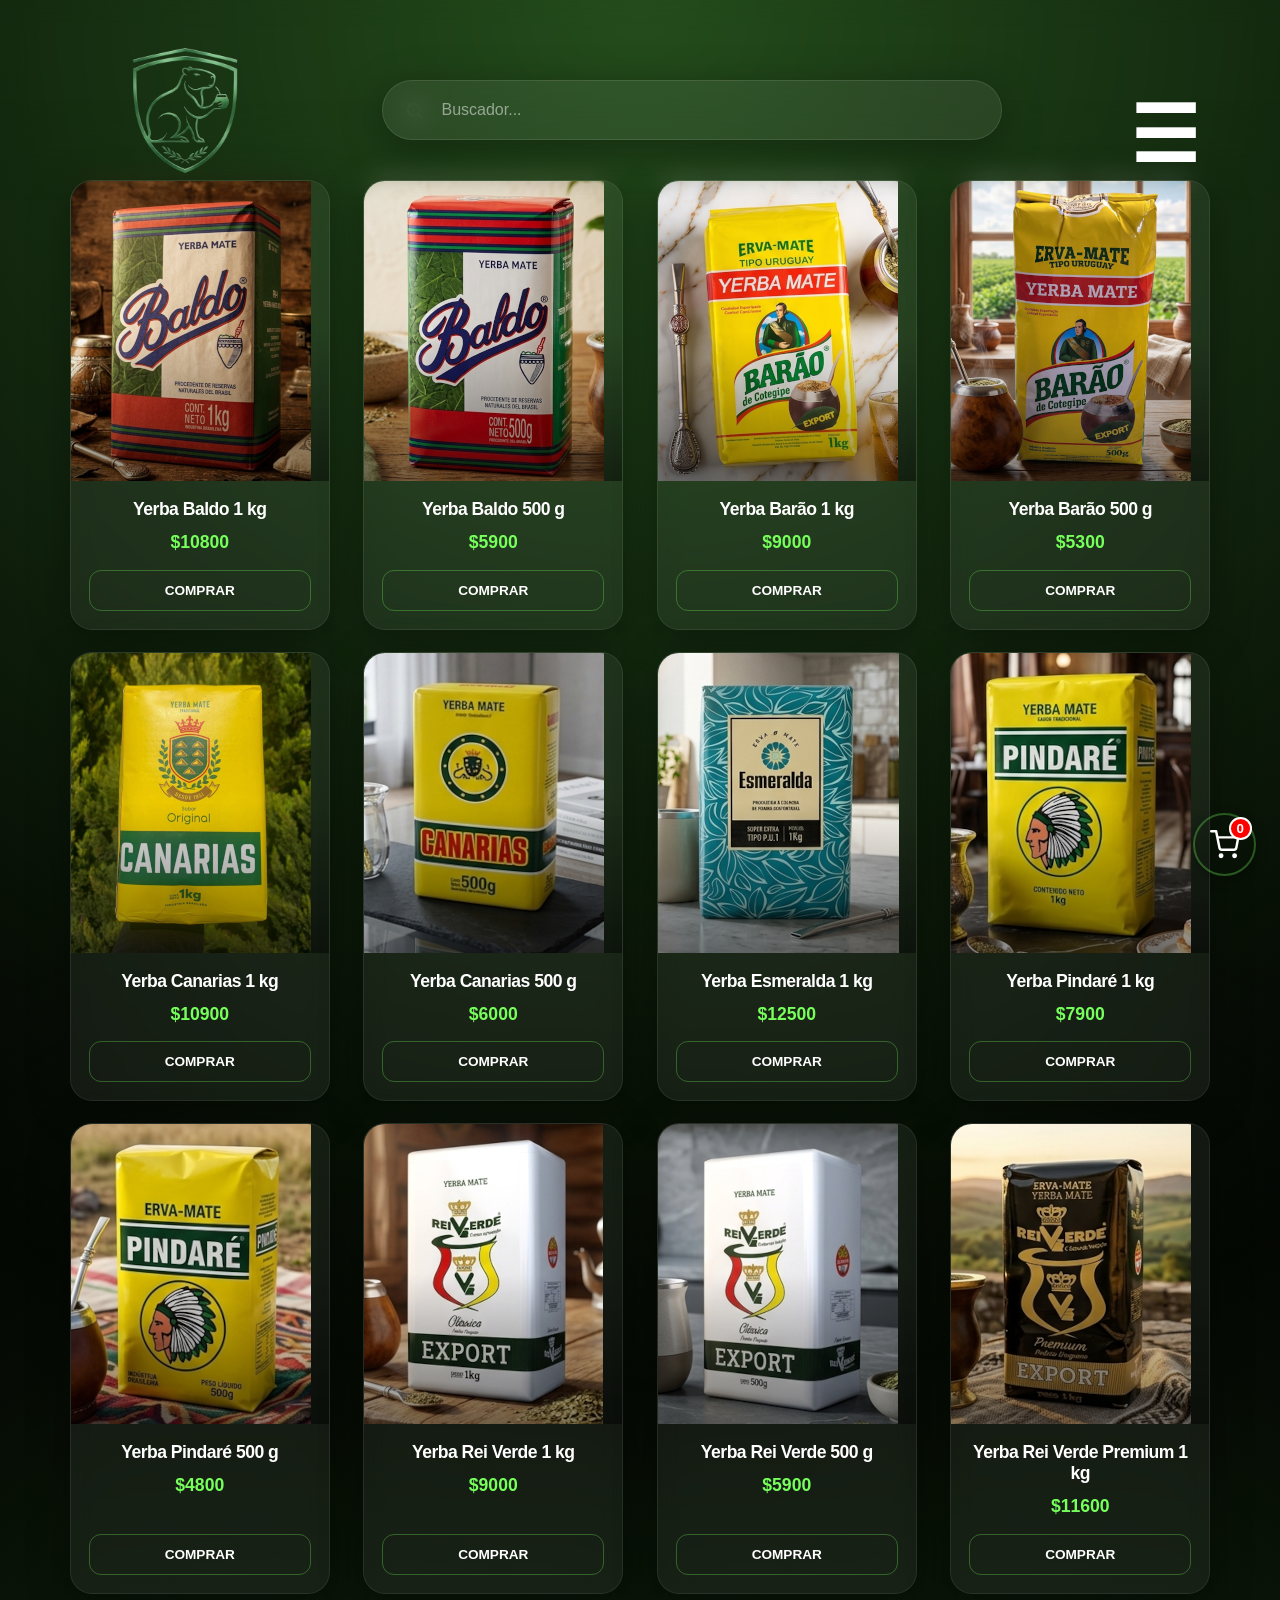
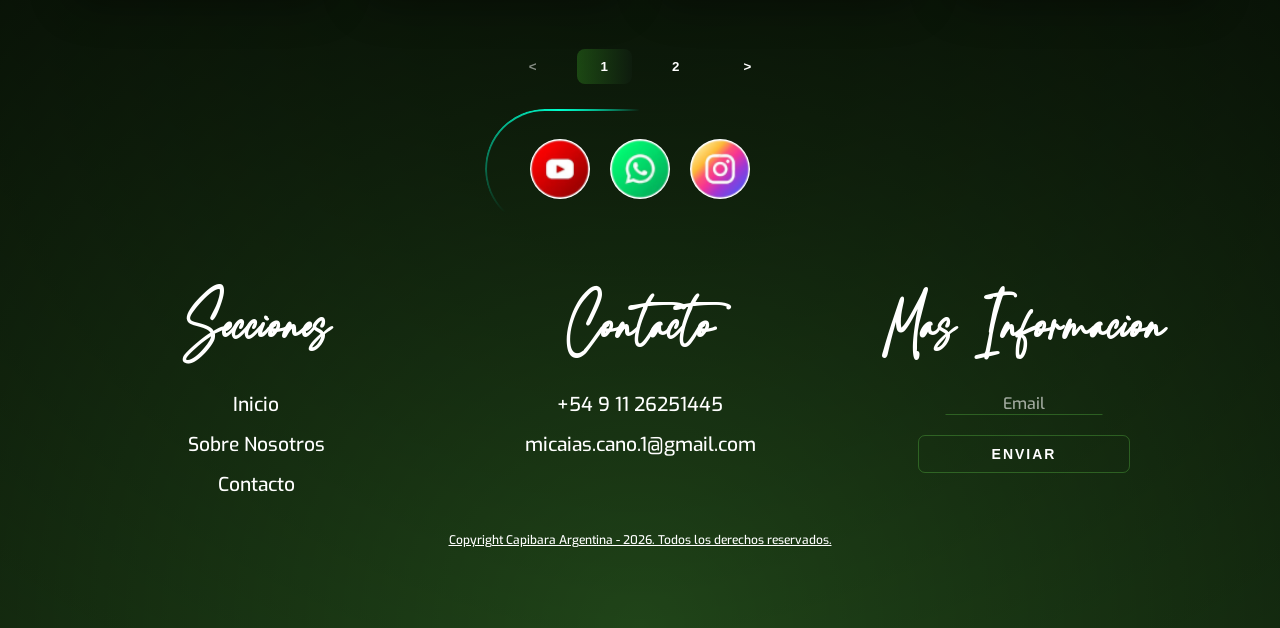
<file: tienda.html>
<!DOCTYPE html>
<html lang="en">
<head>
    <meta charset="UTF-8">
    <meta name="viewport" content="width=device-width, initial-scale=1.0">
    <meta name="theme-color" content="#003895">
    <meta http-equiv="cache-control" content="no-cache">
    <meta name="robots" content="index, follow">
    <meta name="description" content="Capibara"> 
    <meta name="keywords" content="Capibara"> 
    <meta name="author" content="Micaias">
    <meta name="generator" content="Micaias">
    <meta name="copyright" content="Copyright 2026 - Capibara">
    <title>capibara</title>
    <link rel="icon" href="./assets/icon.svg" type="image/svg+xml" />
    <link rel="icon" href="./assets/LogoCapibaraSF.png" />
    <link rel="apple-touch-icon" href="./assets/apple-touch-icon.png" />

    <link rel="stylesheet" href="style.css">
    <link rel="stylesheet" href="./tienda_style.css">
    <link rel="stylesheet" href="./buscador_style.css">
    <link rel="stylesheet" href="./carrito.css">
</head>
<body> 
    <div class="conteiner">
        <header class="header">
            <img src="./assets/LogoCapibaraSF.png" alt="LogoCapibaraSF">
            <div class="search-wrapper">
            <svg xmlns="http://www.w3.org/2000/svg" fill="none" viewBox="0 0 24 24" stroke="currentColor">
                <path stroke-linecap="round" stroke-linejoin="round" stroke-width="2"
                d="M21 21l-4.35-4.35m1.85-5.15a7 7 0 11-14 0 7 7 0 0114 0z"/>
            </svg>
            <input
                type="text"
                class="search-input"
                id="searchInput"
                placeholder="Buscador..."
                aria-label="Buscar "
            >
            </div>
            <input type="checkbox" id="menu-toggle" class="menu-toggle">
            <label for="menu-toggle" class="hamburger">☰</label>
        </header>
        <nav class="menu">
            <a href="./index.html">Inicio</a>
            <a href="./Sobre Nosotros.html">Sobre Nosotros</a>
            <a href="./Contacto.html">Contacto</a>
            <a>
            <input type="checkbox" id="menu-toggle" class="menu-toggle">
            <label for="menu-toggle" class="hamburger">☰</label>
            </a>
        </nav>


        <div class="scroll-fade-overlay"></div>
        <main>
            <section class="grid" id="recipeGrid"></section>
            <div class="empty-state" id="emptyState">Esa yerba no existe en nuestra dimensión. Probá buscando otra palabra.</div>
            <div id="paginationContainer" class="pagination"></div>
        </main>
        <footer>
            <div class="redes">
                <a href="#"><img src="./assets/yt.png" alt="yt"></a>
                <a href="#"><img src="./assets/wtsap.png" alt="wtsp"></a>
                <a href="#"><img src="./assets/ig.png" alt="ig"></a>
            </div>
        <section class="SCN">
            <div class="secciones">
                <h3>Secciones</h3>
                    <a href="./index.html">Inicio</a>
                    <a href="./Sobre Nosotros.html">Sobre Nosotros</a>
                    <a href="./Contacto.html">Contacto</a>
            </div>
            <div class="contacto">
                <h3>Contacto</h3>
                <a href="#">+54 9 11 26251445</a>
                <a href="#">micaias.cano.1@gmail.com</a>
            </div> 
            <div class="newsletter">
                <h3>Mas Informacion</h3>
                <form id="newsletter-form" class="form">
                    <div class="inputbox"> 
                        <input type="text" placeholder="Email">
                        <span></span>
                    </div>
                    <button type="submit">Enviar</button>
                </form>
            </div>
            
        </section>
        <div class="mediosDePago" style="display: none;" ></div>
        <div class="copyright"><a href="#">Copyright Capibara Argentina - 2026. Todos los derechos reservados.</a></div>
    </footer>
    <article id="wrap">
        <article id="lightings">
            <section id="one">
                <section id="two">
                        <section id="three">
                        <section id="four">
                            <section id="five">
                            <!-- El centro del resplandor -->
                            </section>
                        </section>
                    </section>
                </section>
                </section>
            </article>
        </article>

    <!-- Botón Flotante del Carrito -->
    <button id="openCartBtn" class="cart-floating-btn" aria-label="Ver Carrito">
        <svg xmlns="http://www.w3.org/2000/svg" viewBox="0 0 24 24" fill="none" stroke="currentColor" stroke-width="2" stroke-linecap="round" stroke-linejoin="round">
            <circle cx="9" cy="21" r="1"></circle>
            <circle cx="20" cy="21" r="1"></circle>
            <path d="M1 1h4l2.68 13.39a2 2 0 0 0 2 1.61h9.72a2 2 0 0 0 2-1.61L23 6H6"></path>
        </svg>
        <span class="cart-count" id="cartCount">0</span>
    </button>

    <!-- Overlay / Fondo oscuro -->
    <div id="cartOverlay" class="cart-overlay">
        <!-- Panel Lateral Desplegable del Carrito -->
        <aside id="cartDrawer" class="cart-drawer">
            <div class="cart-header">
                 <h2>Tus Artículos</h2>
                <button id="closeCartBtn" class="close-cart-btn" aria-label="Cerrar Carrito">&times;</button>
            </div>
            <div class="cart-body" id="cartItemsContainer">
                <p class="empty-cart-text">Tu carrito está vacío.</p>
            </div>
            <div class="cart-footer">
                <div class="cart-total">
                    <span>Total:</span>
                    <span id="cartTotalAmount">$0</span>
                </div>
            <button id="checkoutBtn" class="checkout-btn">Finalizar Compra</button>            </div>
        </aside>
    </div>
    <script src="script.js"></script>
    </div>
</body>
</html>
</file>
<file: style.css>
/* ==========================================================================
   ======================== ESTILOS GLOBALES ==============================
   Compartidos por: Inicio, Sobre Nosotros, Tienda, Locales, Contacto
   ========================================================================== */

/* --- 1. VARIABLES GLOBALES Y FUENTES --- */
:root {
  --bg: #000;
  --card: rgba(255, 255, 255, 0.06);
  --card-border: rgba(255, 255, 255, 0.08);
  --text: #ffffff;
  --muted: #b8bcc8;
  --accent: rgba(119, 255, 92, 0.3);
  --shadow: 0 10px 40px rgba(0, 0, 0, 0.35);
  --radius: 22px;
}

@font-face {
  font-family: Exomedium;
  src: url(./assets/Exo-Medium.ttf) format('truetype');
}

@font-face {
  font-family: Saylora;
  src: url(./assets/Priestacy.otf) format('opentype');
  font-weight: 550;
  font-style: normal;
  font-display: swap;
}

/* --- 2. RESET Y ESTILOS BASE --- */
* {
  margin: 0;
  padding: 0;
  box-sizing: border-box;
}

html {
  scroll-behavior: smooth;
  overflow-x: hidden;
}

body {
  position: relative;
  font-family: 'Inter', Exomedium, sans-serif;
  background:
    radial-gradient(circle at top, rgba(119, 255, 92, 0.3), transparent 60%),
    radial-gradient(circle at center, rgba(0, 0, 0, 0.8), transparent 100%),
    radial-gradient(circle at bottom, rgba(119, 255, 92, 0.3), transparent 60%)
    var(--bg);
  color: var(--text);
  width: 100%;
  max-width: 100vw;
  min-height: 100vh;
  padding: 40px 20px 0px;
  overflow-x: hidden;
}

.conteiner {
  width: 90vw;
  max-width: 1920px;
  margin: 0 auto;
}

/* --- 3. HEADER Y MENÚ DE NAVEGACIÓN --- */
.header {
  display: flex;
  position: fixed;
  text-align: center;
  justify-content: space-between;
  align-items: center;
  animation: fadeUp 0.8s ease; 
  font-size: clamp(2.8rem, 6vw, 5rem); 
  font-weight: 700;
  letter-spacing: -0.05em;
  margin-bottom: 15px;
  line-height: 1;
  width: 90vw;
  top: 40px;
  gap: 25px;
  z-index: 10;
  max-width: 1920px;
}

header img {
  position: relative;
  width: auto;
  max-width: 140px;
  height: auto;
  max-height: 140px;
  margin: auto;
}

.menu-toggle {
  display: none;
}

.hamburger {
  display: flex;
  cursor: pointer;
  margin: auto;
  width: 35px;
  height: 25px;
  flex-direction: column;
  justify-content: space-between;
}

.hamburger span {
  display: block;
  height: 3px;
  width: 100%;
  background: white;
  border-radius: 2px;
  transition: 0.3s;
}

.menu {
  display: none;
  position: fixed;
  text-align: center;
  justify-content: center;
  align-items: center;
  animation: fadeUp 0.8s ease; 
  font-weight: 700;
  letter-spacing: -0.05em;
  line-height: 1;
  width: 90vw;
  top: 40px;
  z-index: 10;
  max-width: 1920px;
  min-height: 140px;
  overflow: hidden;
}

.menu a {
  display: flex;
  align-items: center;
  justify-content: center;
  color: white;
  text-decoration: none;
  padding: clamp(0.8rem, 1rem, 1.5rem);
  background: none;
  border-radius: 50px;
  font-size: clamp(1rem, 1.4rem, 1.8rem);
  margin: auto;
  border: 1px solid rgba(119, 255, 92, 0.3);
  position: relative;
}

.menu a::before {
  content: "";
  width: 70%;
  height: 1px;
  position: absolute;
  bottom: 0;
  left: 15%;
  background: linear-gradient(
    90deg,
    rgba(255, 255, 255, 0) 0%,
    rgba(119, 255, 92, 0.3) 50%,
    rgba(255, 255, 255, 0) 100%
  );
  opacity: 0.2;
  transition: all 1s cubic-bezier(0.15, 0.83, 0.66, 1);
}

.menu a:hover {
  color: rgba(255, 255, 255, 1);
  transform: scale(1.1) translateY(-3px);
  background: rgba(119, 255, 92, 0.3);
}

.menu a:hover::before {
  opacity: 1;
}

.menu a:last-child {
  background: none;
  border: none;
  padding: 0px;
  font-size: clamp(2.8rem, 6vw, 5rem);
}

.menu a:hover:last-child {
  background: none;
  border: none;
}

.menu .hamburger {
  margin: auto;
  display: block;
}

body:has(.menu-toggle:checked) .menu {
  display: flex;
}

body:has(.menu-toggle:checked) .header {
  display: none;
}

.scroll-fade-overlay {
    position: fixed;
    top: 0px;
    left: 0;
    width: 100vw;
    height: 200px;
    backdrop-filter: blur(12px);
    -webkit-backdrop-filter: blur(12px);
    -webkit-mask-image: linear-gradient(to bottom, black 50%, transparent 100%);
    mask-image: linear-gradient(to bottom, black 50%, transparent 100%);
    pointer-events: none;
    z-index: 9;
}

/* --- 4. FOOTER, REDES Y NEWSLETTER --- */
footer {
  display: flex;
  flex-direction: column;
  align-items: center;
  font-family: Exomedium, sans-serif;
  position: relative; 
  width: 100%;
}

.redes {
  height: 120px;
  width: auto;
  position: relative;
  display: flex;
  align-items: center;
  justify-content: center;
  border-radius: 100px;
  padding-left: 35px;
  padding-right: 35px;
}

@property --angle {
  syntax: '<angle>';
  initial-value: 0deg;
  inherits: false;
}

.redes::before {
  content: '';
  position: absolute;
  inset: 0;
  border-radius: 75px;
  padding: 2px;
  background: conic-gradient(from var(--angle), transparent 70%, #00ffcc, transparent);
  -webkit-mask: 
    linear-gradient(#fff 0 0) content-box, 
    linear-gradient(#fff 0 0);
  -webkit-mask-composite: xor;
  mask-composite: exclude;
  animation: girar 2s linear infinite;
  pointer-events: none;
}

@keyframes girar {
  to {
    --angle: 360deg;
  }
}

.redes a {
  height: 50%;
  background-color: white;
  margin: 10px;
  border-radius: 100px;
  border: 1px solid rgba(255, 255, 255, 0.1);
  position: relative; 
  z-index: 8; 
}
.redes a:hover{
  transform: scale(1.25);
} 
.redes a img {
  display: flex;
  align-items: center;
  justify-content: center;
  height: 100%;
}


.SCN {
  display: flex;
  width: 100%;
  align-items: center;
  justify-content: center;
  flex-direction: row;
  margin: auto;
  padding-top: 35px;
  padding-bottom: 35px;
}

.SCN div {
  display: flex;
  flex-direction: column;
  gap: 15px;
  margin: auto;
  margin-top: 0px;
  align-items: center;
  width: 100%;
}

.SCN div h3 {
  font-size: 3rem;
  font-family: Saylora, sans-serif;
  text-align: center;
}

.SCN div a {
  text-decoration: none;
  color: white;
  font-size: 1.2rem;
}

.newsletter {
  display: flex;
  flex-direction: row;
}

#newsletter-form {
  display: flex;
  flex-direction: column;
  gap: 20px;
  width: 55%;
}

.inputbox {
  position: relative;
  display: flex;
  gap: 15px;
  flex-direction: column;
  align-items: center;
  justify-content: center;
}

.inputbox input {
  display: flex;
  align-items: center;
  justify-content: center;
  min-width: 6.5em;
  width: 75%;
  color: white;
  font-size: inherit;
  font-family: inherit;
  background-color: transparent;
  border: 1px solid transparent;
  border-bottom-color: rgba(119, 255, 92, 0.25);
}

.inputbox input:focus {
  outline: none;
}

.inputbox input::placeholder {
  color: hsla(0, 0%, 100%, 0.6);
  text-align: center;
}

.inputbox input:focus::placeholder {
  color: transparent;
}

.inputbox span {
  display: flex;
  align-items: center;
  position: absolute;
  bottom: 0;
  left: 0;
  right: 0;
  height: 1px;
  background-color: #00ffcc;
  transform-origin: bottom right;
  transform: scaleX(0);
  transition: transform 0.5s ease;
}

.inputbox input:focus ~ span {
  transform-origin: bottom left;
  transform: scaleX(1);
}

.form button {
  position: relative;
  padding: 10px 20px;
  border-radius: 7px;
  border: 1px solid rgba(119, 255, 92, 0.25);
  font-size: 14px;
  text-transform: uppercase;
  font-weight: 600;
  letter-spacing: 2px;
  background: transparent;
  color: #fff;
  overflow: hidden;
  box-shadow: 0 0 0 0 transparent;
  transition: all 0.2s ease-in;
}

.form button:hover {
  background: rgba(119, 255, 92, 0.3);
  box-shadow: 0 0 30px 5px rgba(119, 255, 92, 0.3);
  transition: all 0.2s ease-out;
}

.form button:hover::before {
  animation: sh02 0.5s 0s linear;
}

.form button::before {
  content: '';
  display: block;
  width: 0px;
  height: 86%;
  position: absolute;
  top: 7%;
  left: 0%;
  opacity: 0;
  background: #fff;
  box-shadow: 0 0 50px 30px #fff;
  transform: skewX(-20deg);
}

@keyframes sh02 {
  from { opacity: 0; left: 0%; }
  50% { opacity: 1; }
  to { opacity: 0; left: 100%; }
}

.form button:active {
  box-shadow: 0 0 0 0 transparent;
  transition: box-shadow 0.2s ease-in;
}

.copyright {
  display: flex;
  align-items: center;
  justify-content: center;
  text-align: center;
  font-size: 0.75rem;
  margin-bottom: 80px;
}

.copyright a {
  color: white;
}

#wrap {
  position: absolute;
  bottom: 0; 
  left: 50%;
  transform: translateX(-50%); 
  width: 100%;
  height: 200px; 
  overflow: hidden;
  z-index: -1; 
  pointer-events: none;
}

#lightings {
  bottom: -60px;
  position: absolute;
  width: 100%;
  z-index: 10;
}

#wrap section {
  border-radius: 50%;
  height: 20px;
  width: 100%;
  position: relative;
  margin: auto;
  z-index: 10;
}

/* --- Animaciones de Luces --- */
#one { animation: one 5s ease-in-out infinite alternate; }
@keyframes one { 
  from { box-shadow: 0 0 80px 20px #473C78; }
  to { box-shadow: 0 0 80px 15px #F72A3B; }
}

#two { width: 90%; animation: two 4s ease-in-out infinite alternate; }
@keyframes two { 
  from { box-shadow: 0 0 80px 20px #18C499; }
  to { box-shadow: 0 0 80px 15px #D8F05E; }
}

#three { width: 80%; animation: three 3s ease-in-out infinite alternate; }
@keyframes three { 
  from { box-shadow: 0 0 80px 20px #FFDD00; }
  to { box-shadow: 0 0 80px 15px #3E33FF; }
}

#four { width: 70%; animation: four 2s ease-in-out infinite alternate; }
@keyframes four { 
  from { box-shadow: 0 0 80px 20px #781848; } 
  to { box-shadow: 0 0 80px 15px #F2BBE9; } 
}

#five { width: 60%; animation: five 1s ease-in-out infinite alternate; }
@keyframes five { 
  from { box-shadow: 0 0 80px 20px #42F2A1; }
  to { box-shadow: 0 0 80px 15px #F4F6AD; }
}


/* ==========================================================================
   ======================= MEDIA QUERY (MOBILE) =============================
   ========================================================================== */
@media (max-width: 557.8px) {
  header img { 
    width: 20vw; 
  } 

  .hamburger span { 
    width: 100%; 
  }

  .menu {
    z-index: 1003; 
    top: 0px; 
    left: 0;
    align-items: center; 
    justify-content: center; 
    font-size: clamp(1rem, 1.5rem, 2rem); 
    flex-direction: column; 
    height: 100vh; 
    width: 100vw;
    padding: 20vh 0px; 
    gap: 15px; 
    background-color: rgba(0, 0, 0, 0.95);
  }

  .scroll-fade-overlay {
    height: 20px; 
    -webkit-mask-image: linear-gradient(to bottom, black 50%, transparent 100%); 
    mask-image: linear-gradient(to bottom, black 50%, transparent 100%);
  }

  body:has(.menu-toggle:checked) .scroll-fade-overlay {
    z-index: 1002; 
    height: 100vh; 
    -webkit-mask-image: linear-gradient(to bottom, black 100%, transparent 100%); 
    mask-image: linear-gradient(to bottom, black 100%, transparent 100%); 
  }

  html:has(.menu-toggle:checked) {
    overflow: hidden;
  }

  .menu a {
    padding: clamp(0.3rem, 0.5rem, 1rem); 
    font-size: clamp(1rem, 1.5rem, 2rem);
    background-color: rgba(0, 0, 0, 0.2); 
    color: white;
    width: 80%;
  }

  /* Aseguramos que el header normal NO reaparezca por encima del menú móvil abierto */
  body:has(.menu-toggle:checked) .header { 
    display: none; 
  }

  .menu a:hover { 
    transform: none; 
  }

  .SCN { 
    display: flex; 
    flex-direction: column; 
    width: 100%; 
    gap: 20px; 
  }

  .SCN div { 
    gap: 10px; 
  }

  .SCN .secciones { 
    display: grid; 
    grid-template-columns: 1fr 1fr; 
  }

  .SCN div h3 { 
    font-size: clamp(1.8rem, 2.1rem, 2.4rem); 
    grid-column: 1 / -1; 
  }

  .SCN div a { 
    font-size: clamp(0.6rem, 0.9rem, 1.2rem); 
    text-align: center; 
  }

  #newsletter-form { 
    display: flex; 
    width: 80%; 
    align-items: center; 
  }

  .form button { 
    display: flex; 
    align-items: center; 
    justify-content: center; 
    width: 80%; 
  }
}
</file>
<file: producto.css>
main {
    padding-top: 150px;
    padding-bottom: 50px;
    width: 100%;
    display: flex;
    align-items: center;
    justify-content: center;
}

.card {
    display: flex;
    flex-wrap: wrap;
    justify-content: center;
    align-items: center;
    gap: 45px;
    width: 85%;
    max-width: 1000px;
    background: rgba(255, 255, 255, 0.02);
    border: 1px solid rgba(255, 255, 255, 0.08);
    border-radius: 20px;
    padding: 40px;
    backdrop-filter: blur(10px);
}


.card-image-wrapper {
    position: relative;
    flex: 1;
    min-width: 280px;
    max-width: 400px;
    display: flex;
    justify-content: center;    
    object-fit: contain;
    border: 1px solid rgba(255, 255, 255, 0.1);
    border-radius: 16px;
    background: rgba(0, 0, 0, 0.2);
    overflow: hidden;
}

.card img {
    width: auto;
    height: auto;
    max-height: 400px;
    transition: transform 0.8s ease;
}
.card-image-wrapper img:hover{
    transform: scale(1.10);
    box-shadow: 0 0 35px rgba(119, 255, 92, 0.3);
    border-color: #77FF5C;
}


.card-image-wrapper:hover::before {
  animation: sh02 0.5s 0s linear;
}

.card-image-wrapper::before {
  content: '';
  display: block;
  width: 0px;
  height: 86%;
  position: absolute;
  top: 7%;
  left: 0%;
  opacity: 0;
  background: #fff;
  box-shadow: 0 0 50px 30px #fff;
  transform: skewX(-20deg);
  z-index: 10;
}

@keyframes sh02 {
  from { opacity: 0; left: 0%; }
  50% { opacity: 1; }
  to { opacity: 0; left: 100%; }
}

.card-content {
    flex: 1.2;
    min-width: 280px;
    text-align: left;
    display: flex;
    flex-direction: column;
    justify-content: center;
}

.card-brand {
    font-size: 0.9rem;
    text-transform: uppercase;
    letter-spacing: 1.5px;
    color: rgba(255, 255, 255, 0.6);
    margin-bottom: 8px;
}

.card-title {
    font-size: 2.2rem;
    margin-bottom: 15px;
    color: #fff;
    font-weight: 700;
}

.card-specs {
    display: flex;
    flex-direction: column;
    gap: 8px;
    margin-bottom: 20px;
    background: rgba(0, 0, 0, 0.15);
    padding: 15px;
    border-radius: 12px;
    border: 1px solid rgba(255, 255, 255, 0.05);
}

.spec-tag {
    font-size: 0.95rem;
    color: rgba(255, 255, 255, 0.85);
}

.card-description-text {
    font-size: 1.1rem;
    line-height: 1.3;
    color: rgba(255, 255, 255, 0.75);
    margin-bottom: 20px;
}
.card-price{
    display: none;
}
.card-footer{ 
   width: 75%;
    display: flex;
    justify-content: space-between;
    align-items: center;
    margin: auto;
}
.card-footer .card-price {
    display:flex;
    font-size: 2rem;
    font-weight: bold;
    color: #77ff5c;
}
.card-button {
    position: relative;
  overflow: hidden;
  display: inline-flex;
  align-items: center;
  justify-content: center;
  padding: 10px 14px;
  border-radius: 12px;
  background: transparent;
  border: 1px solid rgba(119, 255, 92, 0.25);
  color: white;
  text-decoration: none;
  font-weight: 600;
  font-size: 1.8rem;
  transition: transform 0.25s ease, opacity 0.25s ease;
}

.card-button:hover {
  background: rgba(119, 255, 92, 0.3);
  box-shadow: 0 0 30px 5px rgba(119, 255, 92, 0.3);
  transition: all 0.2s ease-out;
}

.card-button:hover::before {
  animation: sh02 0.5s 0s linear;
}

.card-button::before {
  content: '';
  display: block;
  width: 0px;
  height: 86%;
  position: absolute;
  top: 7%;
  left: 0%;
  opacity: 0;
  background: #fff;
  box-shadow: 0 0 50px 30px #fff;
  transform: skewX(-20deg);
}

@keyframes sh02 {
  from { opacity: 0; left: 0%; }
  50% { opacity: 1; }
  to { opacity: 0; left: 100%; }
}

.card-button:active {
  box-shadow: 0 0 0 0 transparent;
  transition: box-shadow 0.2s ease-in;
}


.error-product {
    text-align: center;
    padding: 40px;
    color: #fff;
}

.error-product h2 {
    font-size: 2rem;
    margin-bottom: 10px;
}

.error-product p {
    color: rgba(255, 255, 255, 0.7);
    margin-bottom: 20px;
}
@media (max-width: 557.8px) {
    main {
        padding-top: 100px;
        padding-bottom: 30px;
    }

    .card {
        width: 92%;
        padding: 20px;
        gap: 20px;
        border-radius: 16px;
    }

    .card-image-wrapper {
        min-width: 100%;
        max-width: 100%;
    }

    .card img {
        max-height: 280px;
    }

    .card-content {
        min-width: 100%;
        text-align: center;
    }

    .card-brand {
        font-size: 0.8rem;
        letter-spacing: 1px;
    }

    .card-title {
        font-size: 1.6rem;
        margin-bottom: 10px;
    }

    .card-specs {
        padding: 12px;
        gap: 6px;
        align-items: center;
    }

    .spec-tag {
        font-size: 0.85rem;
    }

    .card-description-text {
        font-size: 0.95rem;
        margin-bottom: 15px;
        text-align: center;
    }

    .card-footer {
        width: 100%;
        flex-direction: column;
        gap: 15px;
        align-items: center;
    }

    .card-footer .card-price {
        font-size: 1.7rem;
    }

    .card-button {
        width: 100%;
        font-size: 1.4rem;
        padding: 12px;
    }
}
</file>
<file: carrito.css>
/* Botón Flotante */
.cart-floating-btn {
  position: fixed;
  bottom: 24px;
  right: 24px;
  width: clamp(60px, 7vh, 20vh);
  height: clamp(60px, 7vh, 20vh);
  background: transparent;
  backdrop-filter: blur(100px);
  color: #ffffff;
  border: 2px solid var(--accent);
  border-radius: 50%;
  display: flex;
  align-items: center;
  justify-content: center;
  box-shadow: 0 4px 12px rgba(0, 0, 0, 0.3);
  z-index: 999;
  cursor: pointer;
  transition: transform 0.2s ease, background-color 0.2s ease;
}

.cart-floating-btn:hover {
  transform: scale(1.08);
  background-color: var(--accent);
  box-shadow: 0 0 30px 5px rgba(119, 255, 92, 0.3);
  transition: all 0.2s ease-out;
}

.cart-floating-btn svg {
  display: flex;
  align-items: center;
  justify-content: center;
  height: 50%;
}

.cart-count {
  position: absolute;
  top: 2px;
  right: 2px;
  background-color: red;
  color: white;
  font-weight: bold;
  border-radius: 50%;
  padding: 2px 6px;
  min-width: 35%;
  min-height: 35%;
  text-align: center;
  border: 2px solid white;
  display: flex;
  align-items: center;
  justify-content: center;
  font-size: 100%;
}

/* Fondo Oscuro / Overlay */
.cart-overlay {
  position: fixed;
  display: flex;
  align-content: center;
  justify-content: center;
  flex-wrap: wrap;
  top: 0;
  left: 0;
  width: 100vw;
  height: 100vh;
  background-color: rgba(0, 0, 0, 0.5);
  backdrop-filter: blur(3px);
  -webkit-backdrop-filter: blur(3px);
  -webkit-mask-image: linear-gradient(to bottom, black 100%, transparent 100%);
  mask-image: linear-gradient(to bottom, black 100%, transparent 100%);
  z-index: 1000;
  opacity: 0;
  visibility: hidden;
  transition: opacity 0.3s ease, visibility 0.3s ease;
}

.cart-overlay.active {
  opacity: 1;
  visibility: visible;
}

html:has(.cart-overlay.active) {
  overflow: hidden;
}

/* Panel Lateral (Drawer) */
.cart-drawer {
  position: relative;
  top: 0;
  width: 75%;
  height: 75%;
  max-width: 1920px;
  max-height: 75%;
  background-color: transparent;
  z-index: 1001;
  display: flex;
  flex-direction: column;
  box-shadow: -4px 0 15px rgba(0, 0, 0, 0.623);
  backdrop-filter: blur(12px);
  -webkit-backdrop-filter: blur(12px);
  -webkit-mask-image: linear-gradient(to bottom, black 100%, transparent 100%);
  mask-image: linear-gradient(to bottom, black 100%, transparent 100%);
  transition: right 0.3s ease-in-out;
  border-radius: 50px;
  overflow: hidden;
}

.cart-drawer.active {
  right: 0;
}

/* Encabezado del Panel */
.cart-header {
  display: flex;
  width: 100%;
  padding: 20px 12.5%;
  justify-content: space-between;
  align-items: center;
  background-color: transparent;
}

.cart-header h2 {
  margin: 0;
  font-size: 1.2rem;
}

.close-cart-btn {
  background: none;
  border: none;
  color: #ffffff;
  font-size: 2rem;
  cursor: pointer;
  line-height: 1;
}

/* Cuerpo del Panel */
.cart-body {
  flex: 1;
  padding: 20px 12.5%;
  overflow-y: auto;
  background: transparent;
  border-top: 1px solid white;
}

.empty-cart-text {
  text-align: center;
  color: white;
  margin-top: 40px;
}

/* Pie del Panel */
.cart-footer {
  display: flex;
  align-items: center;
  justify-content: center;
  flex-direction: column;
  padding: 20px 12.5%;
  border-top: 1px solid white;
  background-color: transparent;
}

.cart-total {
  display: flex;
  width: 100%;
  justify-content: space-between;
  font-size: 1.2rem;
  font-weight: bold;
  margin-bottom: 15px;
  color: white;
}

.checkout-btn {
  display: flex;
  align-items: center;
  justify-content: center;
  text-align: center;
  width: auto;
  padding: 10px 20px;
  background-color: transparent;
  color: #ffffff;
  border: 1px solid rgba(119, 255, 92, 0.25);
  border-radius: 6px;
  font-size: 1rem;
  font-weight: bold;
  cursor: pointer;
  transition: all 0.2s ease;
}

.checkout-btn:hover {
  background: rgba(119, 255, 92, 0.3);
  box-shadow: 0 0 15px 5px rgba(119, 255, 92, 0.3);
}

/* Estilos para los artículos dentro del carrito */
.cart-item {
  display: flex;
  align-items: center;
  gap: 12px;
  padding: 12px 0;
  border-bottom: 1px solid rgba(255, 255, 255, 0.1);
}

.cart-item-img {
  width: 50px;
  height: 50px;
  object-fit: cover;
  border-radius: 6px;
}

.cart-item-details {
  flex: 1;
  display: flex;
  flex-direction: column;
}

.cart-item-title {
  font-weight: bold;
  font-size: 1.25rem;
  color: white;
}

.cart-item-price {
  font-size: 1rem;
  color: white;
  margin-top: 2px;
}

.cart-item-remove {
  background: none;
  border: none;
  color: rgba(119, 255, 92, 0.3);
  font-size: 1.5rem;
  cursor: pointer;
  padding: 0 4px;
  line-height: 1;
}

.cart-item-remove:hover {
  color: red;
}
@media (max-width: 557.8px) {
/* Carrito */
  .cart-header {
    padding: 15px 12.5%;
  }
  
  .cart-header h2 {
    font-size: 1rem; /* Subido desde 0.6rem para legibilidad */
  }
  
  .cart-body {
    padding: 0px 12.5%;
  }
  
  .cart-item {
    padding: 10px 0px;
  }
  
  .cart-item-img { 
    width: 50px; 
    height: 50px; 
    object-fit: cover;
  }
  
  .cart-item-title {
    font-size: 0.95rem; /* Subido desde 0.8rem */
  }
  
  .cart-item-price {
    font-size: 0.85rem; /* Subido desde 0.6rem para legibilidad */
  }
  
  .cart-total {
    font-size: 1rem; /* Subido desde 0.6rem */
    margin: 10px 0;
  }
  
  .checkout-btn {
    font-size: 0.85rem; /* Subido desde 0.6rem */
    padding: 8px 15px;
  }
  
  .cart-footer {
    padding: 15px 12.5%;
  }}
</file>
<file: tienda_style.css>
/* --- 6. GRILLA, TARJETAS, CARRITO (Solo en Tienda) --- */
.grid {
  display: grid;
  grid-template-columns: repeat(auto-fit, minmax(240px, 1fr)); 
  justify-content: center;
  align-content: start;
  gap: 22px;
  width: 100%;
  padding-top: 120px; 
  padding-bottom: 75px;
}

.card {
  width: 100%;
  max-width: 260px;
  margin: 0 auto;
  background: var(--card);
  border: 1px solid var(--card-border);
  border-radius: var(--radius);
  overflow: hidden;
  backdrop-filter: blur(12px); 
  transition: transform 0.35s ease, border-color 0.35s ease, box-shadow 0.35s ease;
  position: relative;
  display: flex;
  flex-direction: column;
  box-shadow: var(--shadow);
  opacity: 1;
  transform: translateY(20px);
  animation: cardReveal 0.7s forwards;
}

.card:hover {
  transform: translateY(8px);
  border-color: rgba(119, 255, 92, 0.4);
  box-shadow: 0 20px 60px rgba(0, 0, 0, 0.45), 0 0 40px rgba(119, 255, 92, 0.15);
}

.card-image-wrapper {
  position: relative;
  overflow: hidden;
  width: 100%;
  justify-items: center;
}

.card img {
  width: auto;
  height: 100%;
  object-fit: cover;
  display: block;
  transition: transform 0.8s ease; 
}

.card:hover img {
  transform: scale(1.10);
}
.card-image-wrapper img:hover{
    transform: scale(1.10);
    box-shadow: 0 0 35px rgba(119, 255, 92, 0.3);
    border-color: #77FF5C;
}


.card-image-wrapper:hover::before {
  animation: sh02 0.5s 0s linear;
}

.card-image-wrapper::before {
  content: '';
  display: block;
  width: 0px;
  height: 86%;
  position: absolute;
  top: 7%;
  left: 0%;
  opacity: 0;
  background: #fff;
  box-shadow: 0 0 50px 30px #fff;
  transform: skewX(-20deg);
  z-index: 10;
}

@keyframes sh02 {
  from { opacity: 0; left: 0%; }
  50% { opacity: 1; }
  to { opacity: 0; left: 100%; }
}


.card-gradient {
  position: absolute;
  inset: 0;
  background: linear-gradient(to top, rgba(0, 0, 0, 0.45), transparent 50%);
  pointer-events: none;
}

.card-content {
  padding: 18px;
  display: flex;
  flex-direction: column;
  flex-grow: 1; 
}

.card-brand {
  display: none;
}

.card-title {
  font-family: 'Syne', sans-serif;
  font-size: 1.1rem;
  font-weight: 700;
  margin-bottom: 10px;
  letter-spacing: -0.03em;
  text-align: center;
  color: #fff;
}

.card-specs,
.card-description-text {
  display: none;
}

.card-price {
  font-family: 'Space Grotesk', sans-serif;
  color: #77FF5C;
  font-weight: 700;
  line-height: 1.4;
  margin-bottom: 15px;
  flex-grow: 1;
  font-size: 1.1rem;
  text-align: center;
}

.card-footer {
  display: flex;
  justify-content: space-between;
  align-items: center;
  gap: 15px;
  margin: auto;
  width: 100%;
}

.card-footer .card-price {
  display: none;
}

.card-button {
  display: inline-flex;
  align-items: center;
  justify-content: center;
  padding: 12px 14px;
  border-radius: 12px;
  background: transparent;
  border: 1px solid rgba(119, 255, 92, 0.3);
  color: white;
  text-decoration: none;
  font-family: 'Space Grotesk', sans-serif;
  font-weight: 700;
  font-size: 0.85rem;
  text-transform: uppercase;
  width: 100%;
  position: relative;
  overflow: hidden;
  transition: transform 0.25s ease, background 0.25s ease;
}

.card-button:hover {
  background: rgba(119, 255, 92, 0.3);
  box-shadow: 0 0 20px rgba(119, 255, 92, 0.3);
  border-color: #77FF5C;
}

.card-button:hover::before {
  animation: sh02 0.5s 0s linear;
}

.card-button::before {
  content: '';
  display: block;
  width: 0px;
  height: 86%;
  position: absolute;
  top: 7%;
  left: 0%;
  opacity: 0;
  background: #fff;
  box-shadow: 0 0 50px 30px #fff;
  transform: skewX(-20deg);
}

@keyframes sh02 {
  from { opacity: 0; left: 0%; }
  50% { opacity: 1; }
  to { opacity: 0; left: 100%; }
}

.card-button:active {
  transform: scale(0.98);
}

/* Delays escalonados para la aparición de tarjetas */
.card:nth-child(1) { animation-delay: 0.05s; }
.card:nth-child(2) { animation-delay: 0.1s; }
.card:nth-child(3) { animation-delay: 0.15s; }
.card:nth-child(4) { animation-delay: 0.2s; }
.card:nth-child(5) { animation-delay: 0.25s; }


/* ==========================================================================
   ======================= MEDIA QUERY (MOBILE - 557.8px) ===================
   ========================================================================== */
@media (max-width: 557.8px) {
  .grid { 
    /* Corregido el minmax para que no colapse a 0fr en pantallas chicas */
    grid-template-columns: repeat(auto-fit, minmax(140px, 1fr));
    padding-top: 85px;
    gap: 15px;
    padding-left: 10px;
    padding-right: 10px;
  }

  .card {
    max-width: 100%;
  }

  .card img {
    height: 160px; /* Imagen más compacta para celulares */
  }

  .card-content {
    padding: 12px;
  }

  .card-title {
    font-size: 0.95rem;
    margin-bottom: 8px;
  }

  .card-price {
    font-size: 0.95rem;
    margin-bottom: 10px;
  }

  .card-button {
    padding: 10px 8px;
    font-size: 0.75rem;
  }
}
</file>
<file: buscador_style.css>
.search-wrapper {
  display: flex;
  width: 100%;
  max-width: 620px;
  margin: auto;
  position: relative;
  animation: fadeUp 1s ease;
  align-items: center;
  justify-content: center;
  z-index: 11;
}

.search-wrapper svg {
  position: absolute;
  left: 22px;
  top: 50%;
  transform: translateY(-50%);
  width: 20px;
  height: 20px;
  opacity: 0.6;
  pointer-events: none; 
}

.search-input {
  width: 100%;
  padding: 20px 24px 20px 58px;
  border-radius: 100px;
  border: 1px solid rgba(255, 255, 255, 0.1);
  background: rgba(255, 255, 255, 0.07);
  backdrop-filter: blur(14px); 
  color: white;
  font-size: 1rem;
  outline: none;
  transition: all 0.3s ease;
  box-shadow: var(--shadow);
  z-index: 11;
}

.search-input::placeholder {
  color: rgba(255, 255, 255, 0.5);
}

.search-input:focus {
  border-color: rgba(119, 255, 92, 0.25);
  background: rgba(255, 255, 255, 0.09);
  transform: translateY(-2px);
  box-shadow: 0 0 0 4px rgba(124, 92, 255, 0.15), var(--shadow);
}

.empty-state {
  display: none; 
  text-align: center;
  margin-top: 80px;
  margin-bottom: 35px;
  color: var(--muted);
  font-size: 2rem;
  animation: fadeUp 0.4s ease;
}

/* --- Paginación --- */
#paginationContainer {
  display: flex;
  align-items: center;
  justify-content: center;
  gap: 16px;
  padding-bottom: 25px;
  border-top: 1px solid var(--border-color);
  width: fit-content;
  max-width: 100%;
  margin: auto;
}

.pCbutton {
  width: 100%;
  padding: 10px 24px;
  border-radius: 8px;
  border: none;
  font-weight: 600;
  cursor: pointer;
  transition: opacity 0.2s ease, transform 0.1s ease;
  background-color: var(--primary-color);
  color: #ffffff;
}

#pCbutton-ActiveAndPrev {
  background: linear-gradient(90deg, rgba(65, 180, 42, 0.3), rgba(15, 29, 15, 0.753));
  color: var(--text-dark);
}

.pCbutton:hover:not(:disabled) {
  opacity: 0.9;
  border: 1px solid rgba(119, 255, 92, 0.25);
  box-shadow: 0 0 0 4px rgba(0, 0, 0, 0.1), var(--shadow);
}

.pCbutton:active:not(:disabled) {
  transform: scale(0.98);
}

.pCbutton:disabled {
  opacity: 0.5;
  cursor: not-allowed;
}
@media (max-width: 557.8px) {
/* Buscador */
  .search-wrapper {
    max-width: 85vw; /* Aumentado desde 40vw para que sea funcional */
  }
  
  .search-input {
    padding: 15px 20px 15px 45px; /* Ajustado para mantener proporción */
  }

  #paginationContainer { /* Corregido de .pagination-container a #paginationContainer */
    width: 100%;
    flex-wrap: wrap; 
    height: auto;
  }
  
  .pCbutton {
    padding: clamp(6px, 8px, 12px); /* Ligeramente más grande para clics (dedos) */
    width: 100%;
  }}
</file>
